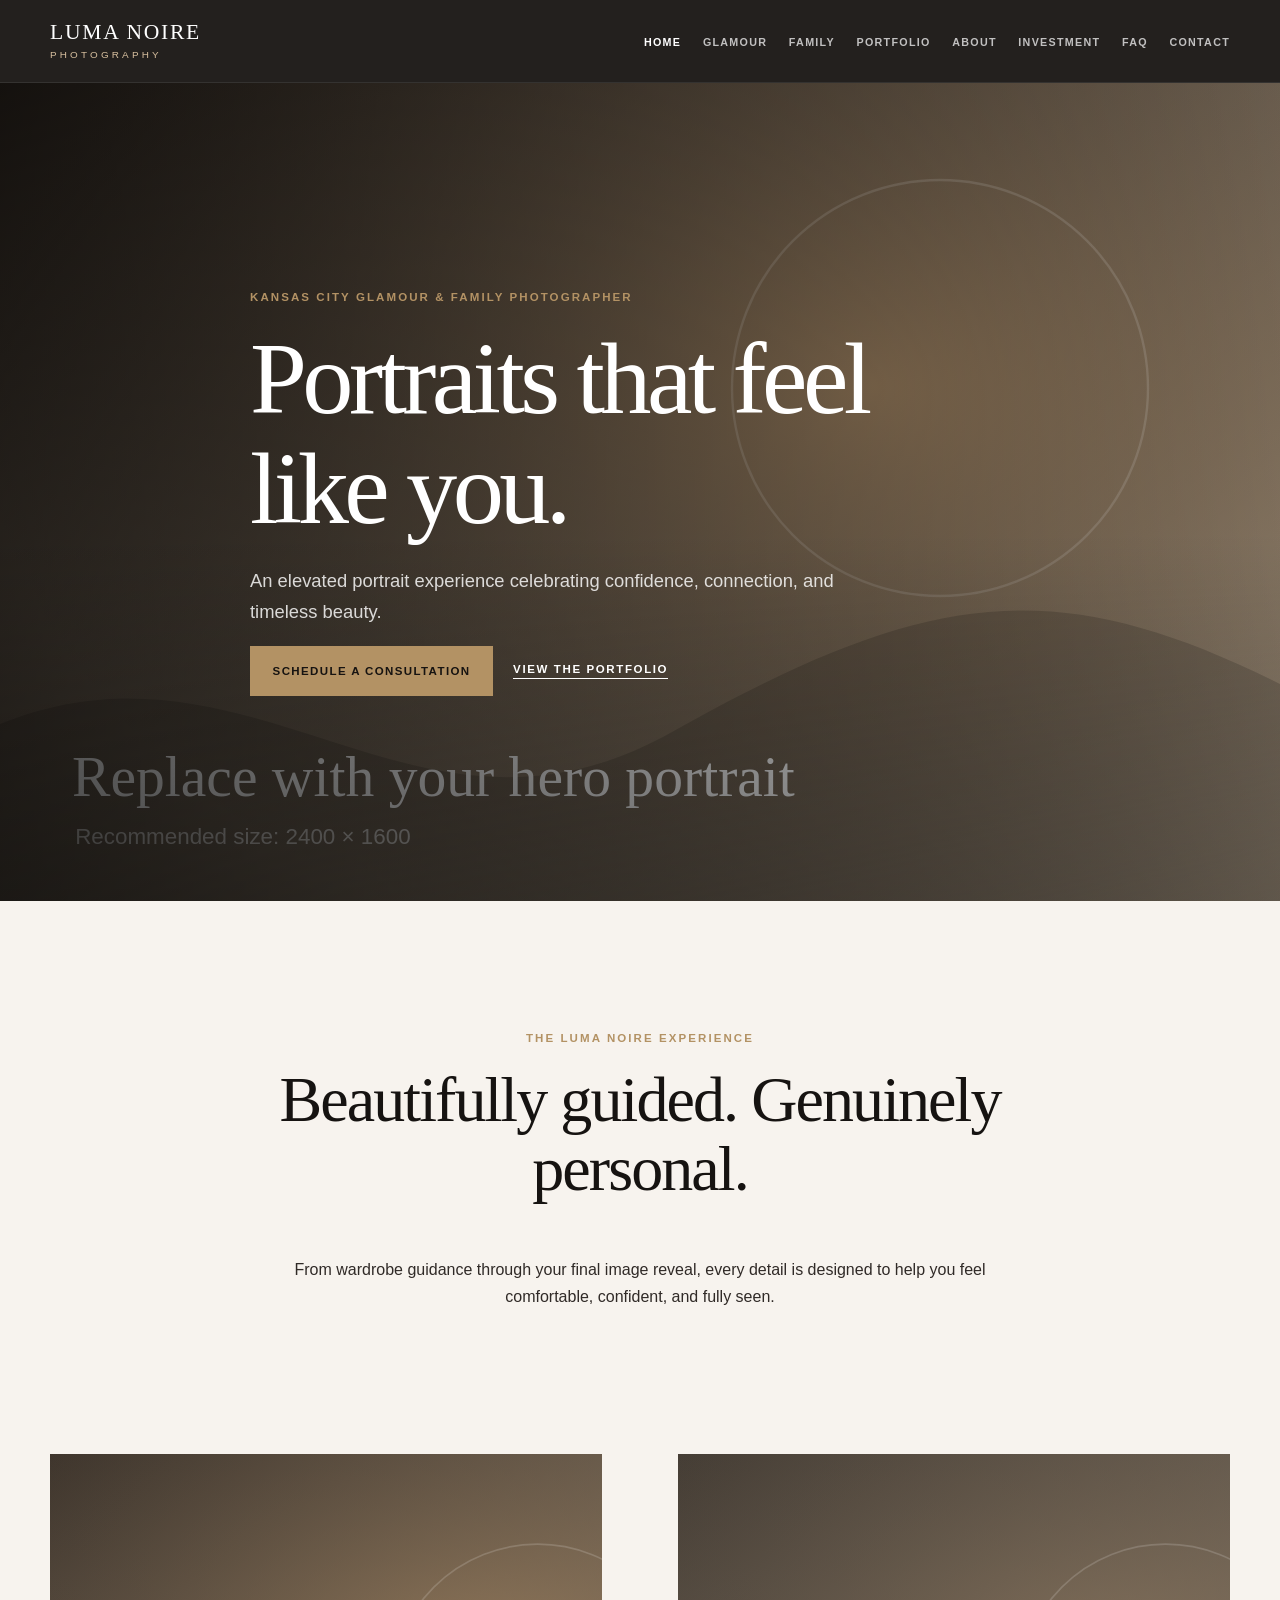
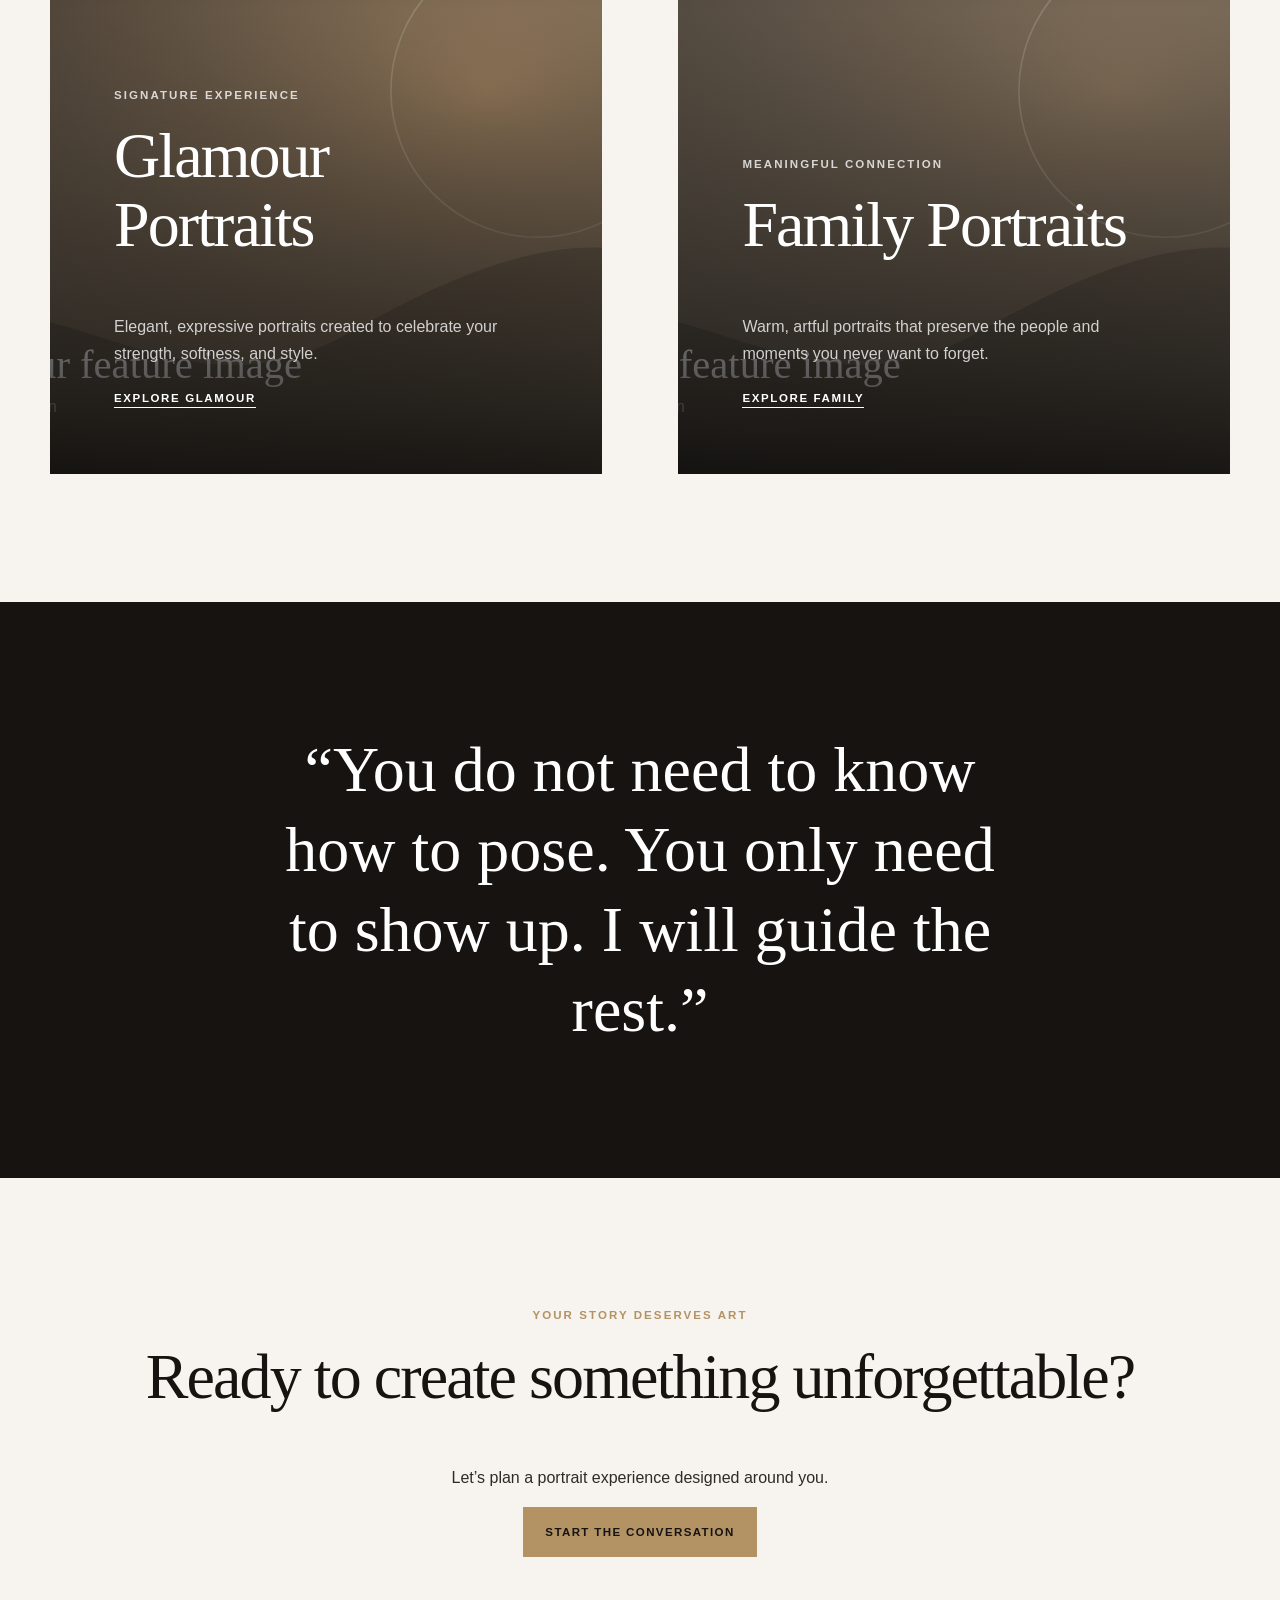
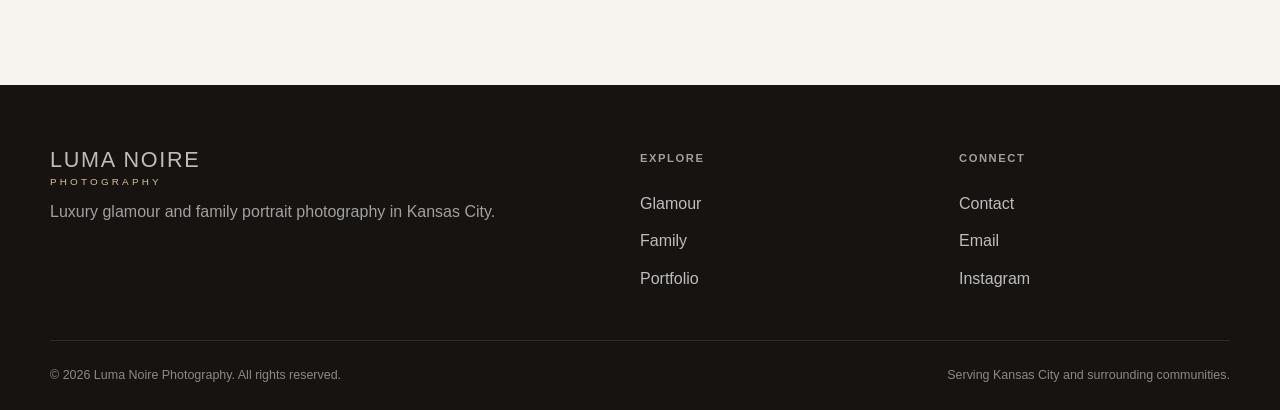
<file: index.html>
<!DOCTYPE html>
<html lang="en">
<head>
  <meta charset="utf-8">
  <meta name="viewport" content="width=device-width, initial-scale=1">
  <title>Home | Luma Noire Photography</title>
  <meta name="description" content="Luxury glamour and family portrait photography serving Kansas City and surrounding communities.">
  <meta name="author" content="Luma Noire Photography">
  <meta name="theme-color" content="#11100f">
  <link rel="canonical" href="https://www.lumanoirephotography.com/">
  <meta property="og:type" content="website">
  <meta property="og:title" content="Home | Luma Noire Photography">
  <meta property="og:description" content="Luxury glamour and family portrait photography serving Kansas City and surrounding communities.">
  <meta property="og:url" content="https://www.lumanoirephotography.com/">
  <meta property="og:image" content="images/branding/social-preview.jpg">
  <meta name="twitter:card" content="summary_large_image">
  <link rel="icon" href="assets/favicon.svg" type="image/svg+xml">
  <link rel="stylesheet" href="css/style.css">
  <script defer src="js/script.js"></script>
</head>
<body>
  <a class="skip-link" href="#main-content">Skip to content</a>
  <header class="site-header">
    <div class="container nav-wrap">
      <a class="brand" href="index.html" aria-label="Luma Noire Photography home">
        <span class="brand-main">Luma Noire</span>
        <span class="brand-sub">Photography</span>
      </a>
      <button class="menu-toggle" aria-expanded="false" aria-controls="site-nav">
        <span class="sr-only">Toggle navigation</span>
        <span></span><span></span><span></span>
      </button>
      <nav id="site-nav" class="site-nav" aria-label="Primary navigation">
        <ul><li><a href="index.html" class="active">Home</a></li>
<li><a href="glamour.html">Glamour</a></li>
<li><a href="family.html">Family</a></li>
<li><a href="portfolio.html">Portfolio</a></li>
<li><a href="about.html">About</a></li>
<li><a href="investment.html">Investment</a></li>
<li><a href="faq.html">FAQ</a></li>
<li><a href="contact.html">Contact</a></li></ul>
      </nav>
    </div>
  </header>
  <div id="main-content"><main>
  <section class="hero hero-home">
    <div class="hero-overlay"></div>
    <div class="container hero-content reveal">
      <p class="eyebrow">Kansas City Glamour &amp; Family Photographer</p>
      <h1>Portraits that feel<br>like you.</h1>
      <p class="hero-copy">An elevated portrait experience celebrating confidence, connection, and timeless beauty.</p>
      <div class="button-row">
        <a class="button" href="contact.html">Schedule a Consultation</a>
        <a class="text-link" href="portfolio.html">View the Portfolio</a>
      </div>
    </div>
  </section>

  <section class="section intro-section">
    <div class="container narrow center reveal">
      <p class="eyebrow">The Luma Noire Experience</p>
      <h2>Beautifully guided. Genuinely personal.</h2>
      <p>From wardrobe guidance through your final image reveal, every detail is designed to help you feel comfortable, confident, and fully seen.</p>
    </div>
  </section>

  <section class="section split-feature">
    <div class="container two-column">
      <a class="feature-card feature-glamour reveal" href="glamour.html">
        <div class="feature-card-content">
          <p class="eyebrow">Signature Experience</p>
          <h2>Glamour Portraits</h2>
          <p>Elegant, expressive portraits created to celebrate your strength, softness, and style.</p>
          <span class="text-link">Explore glamour</span>
        </div>
      </a>
      <a class="feature-card feature-family reveal" href="family.html">
        <div class="feature-card-content">
          <p class="eyebrow">Meaningful Connection</p>
          <h2>Family Portraits</h2>
          <p>Warm, artful portraits that preserve the people and moments you never want to forget.</p>
          <span class="text-link">Explore family</span>
        </div>
      </a>
    </div>
  </section>

  <section class="section quote-section">
    <div class="container narrow center reveal">
      <blockquote>“You do not need to know how to pose. You only need to show up. I will guide the rest.”</blockquote>
    </div>
  </section>

  <section class="section">
    <div class="container center reveal">
      <p class="eyebrow">Your Story Deserves Art</p>
      <h2>Ready to create something unforgettable?</h2>
      <p class="section-copy">Let’s plan a portrait experience designed around you.</p>
      <a class="button" href="contact.html">Start the Conversation</a>
    </div>
  </section>
</main></div>
  <footer class="site-footer">
    <div class="container footer-grid">
      <div>
        <a class="brand footer-brand" href="index.html"><span class="brand-main">Luma Noire</span><span class="brand-sub">Photography</span></a>
        <p>Luxury glamour and family portrait photography in Kansas City.</p>
      </div>
      <div>
        <p class="footer-heading">Explore</p>
        <a href="glamour.html">Glamour</a>
        <a href="family.html">Family</a>
        <a href="portfolio.html">Portfolio</a>
      </div>
      <div>
        <p class="footer-heading">Connect</p>
        <a href="contact.html">Contact</a>
        <a href="mailto:hello@lumanoirephotography.com">Email</a>
        <a href="#" aria-label="Instagram placeholder link">Instagram</a>
      </div>
    </div>
    <div class="container footer-bottom">
      <p>&copy; <span id="year"></span> Luma Noire Photography. All rights reserved.</p>
      <p>Serving Kansas City and surrounding communities.</p>
    </div>
  </footer>
</body>
</html>
</file>
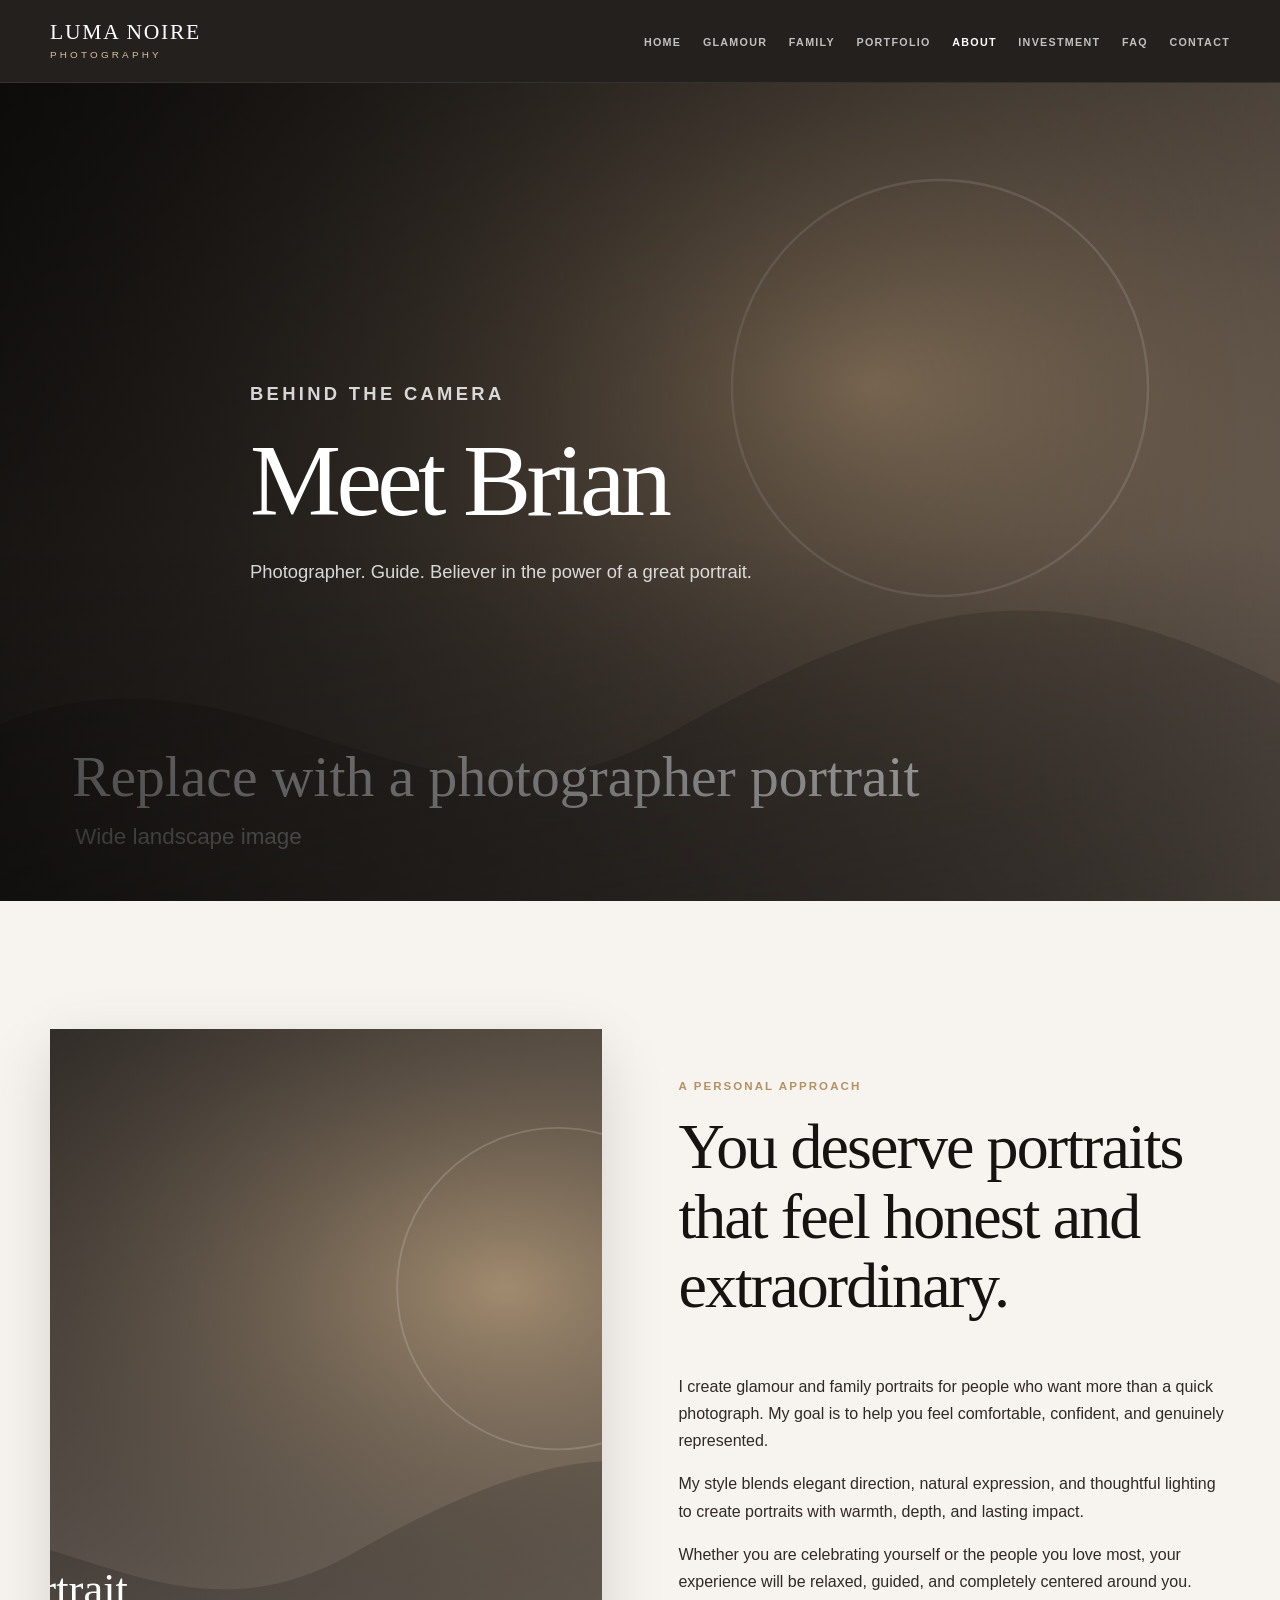
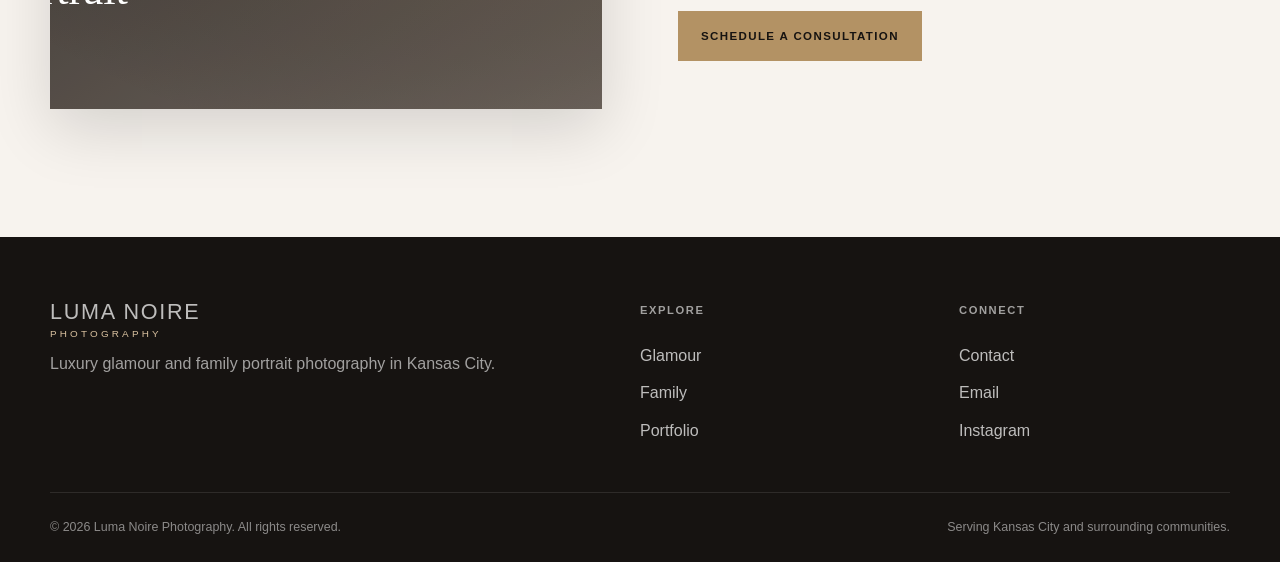
<file: about.html>
<!DOCTYPE html>
<html lang="en">
<head>
  <meta charset="utf-8">
  <meta name="viewport" content="width=device-width, initial-scale=1">
  <title>About | Luma Noire Photography</title>
  <meta name="description" content="Meet Brian, the photographer behind Luma Noire Photography in Kansas City.">
  <meta name="author" content="Luma Noire Photography">
  <meta name="theme-color" content="#11100f">
  <link rel="canonical" href="https://www.lumanoirephotography.com/about.html">
  <meta property="og:type" content="website">
  <meta property="og:title" content="About | Luma Noire Photography">
  <meta property="og:description" content="Meet Brian, the photographer behind Luma Noire Photography in Kansas City.">
  <meta property="og:url" content="https://www.lumanoirephotography.com/about.html">
  <meta property="og:image" content="images/branding/social-preview.jpg">
  <meta name="twitter:card" content="summary_large_image">
  <link rel="icon" href="assets/favicon.svg" type="image/svg+xml">
  <link rel="stylesheet" href="css/style.css">
  <script defer src="js/script.js"></script>
</head>
<body>
  <a class="skip-link" href="#main-content">Skip to content</a>
  <header class="site-header">
    <div class="container nav-wrap">
      <a class="brand" href="index.html" aria-label="Luma Noire Photography home">
        <span class="brand-main">Luma Noire</span>
        <span class="brand-sub">Photography</span>
      </a>
      <button class="menu-toggle" aria-expanded="false" aria-controls="site-nav">
        <span class="sr-only">Toggle navigation</span>
        <span></span><span></span><span></span>
      </button>
      <nav id="site-nav" class="site-nav" aria-label="Primary navigation">
        <ul><li><a href="index.html">Home</a></li>
<li><a href="glamour.html">Glamour</a></li>
<li><a href="family.html">Family</a></li>
<li><a href="portfolio.html">Portfolio</a></li>
<li><a href="about.html" class="active">About</a></li>
<li><a href="investment.html">Investment</a></li>
<li><a href="faq.html">FAQ</a></li>
<li><a href="contact.html">Contact</a></li></ul>
      </nav>
    </div>
  </header>
  <div id="main-content"><main>
  <section class="page-hero about-hero">
    <div class="hero-overlay"></div>
    <div class="container page-hero-content reveal">
      <p class="eyebrow">Behind the Camera</p>
      <h1>Meet Brian</h1>
      <p>Photographer. Guide. Believer in the power of a great portrait.</p>
    </div>
  </section>

  <section class="section">
    <div class="container two-column about-grid">
      <div class="portrait-placeholder reveal" role="img" aria-label="Portrait of Brian, photographer"></div>
      <div class="reveal">
        <p class="eyebrow">A Personal Approach</p>
        <h2>You deserve portraits that feel honest and extraordinary.</h2>
        <p>I create glamour and family portraits for people who want more than a quick photograph. My goal is to help you feel comfortable, confident, and genuinely represented.</p>
        <p>My style blends elegant direction, natural expression, and thoughtful lighting to create portraits with warmth, depth, and lasting impact.</p>
        <p>Whether you are celebrating yourself or the people you love most, your experience will be relaxed, guided, and completely centered around you.</p>
        <a class="button" href="contact.html">Schedule a Consultation</a>
      </div>
    </div>
  </section>
</main></div>
  <footer class="site-footer">
    <div class="container footer-grid">
      <div>
        <a class="brand footer-brand" href="index.html"><span class="brand-main">Luma Noire</span><span class="brand-sub">Photography</span></a>
        <p>Luxury glamour and family portrait photography in Kansas City.</p>
      </div>
      <div>
        <p class="footer-heading">Explore</p>
        <a href="glamour.html">Glamour</a>
        <a href="family.html">Family</a>
        <a href="portfolio.html">Portfolio</a>
      </div>
      <div>
        <p class="footer-heading">Connect</p>
        <a href="contact.html">Contact</a>
        <a href="mailto:hello@lumanoirephotography.com">Email</a>
        <a href="#" aria-label="Instagram placeholder link">Instagram</a>
      </div>
    </div>
    <div class="container footer-bottom">
      <p>&copy; <span id="year"></span> Luma Noire Photography. All rights reserved.</p>
      <p>Serving Kansas City and surrounding communities.</p>
    </div>
  </footer>
</body>
</html>
</file>
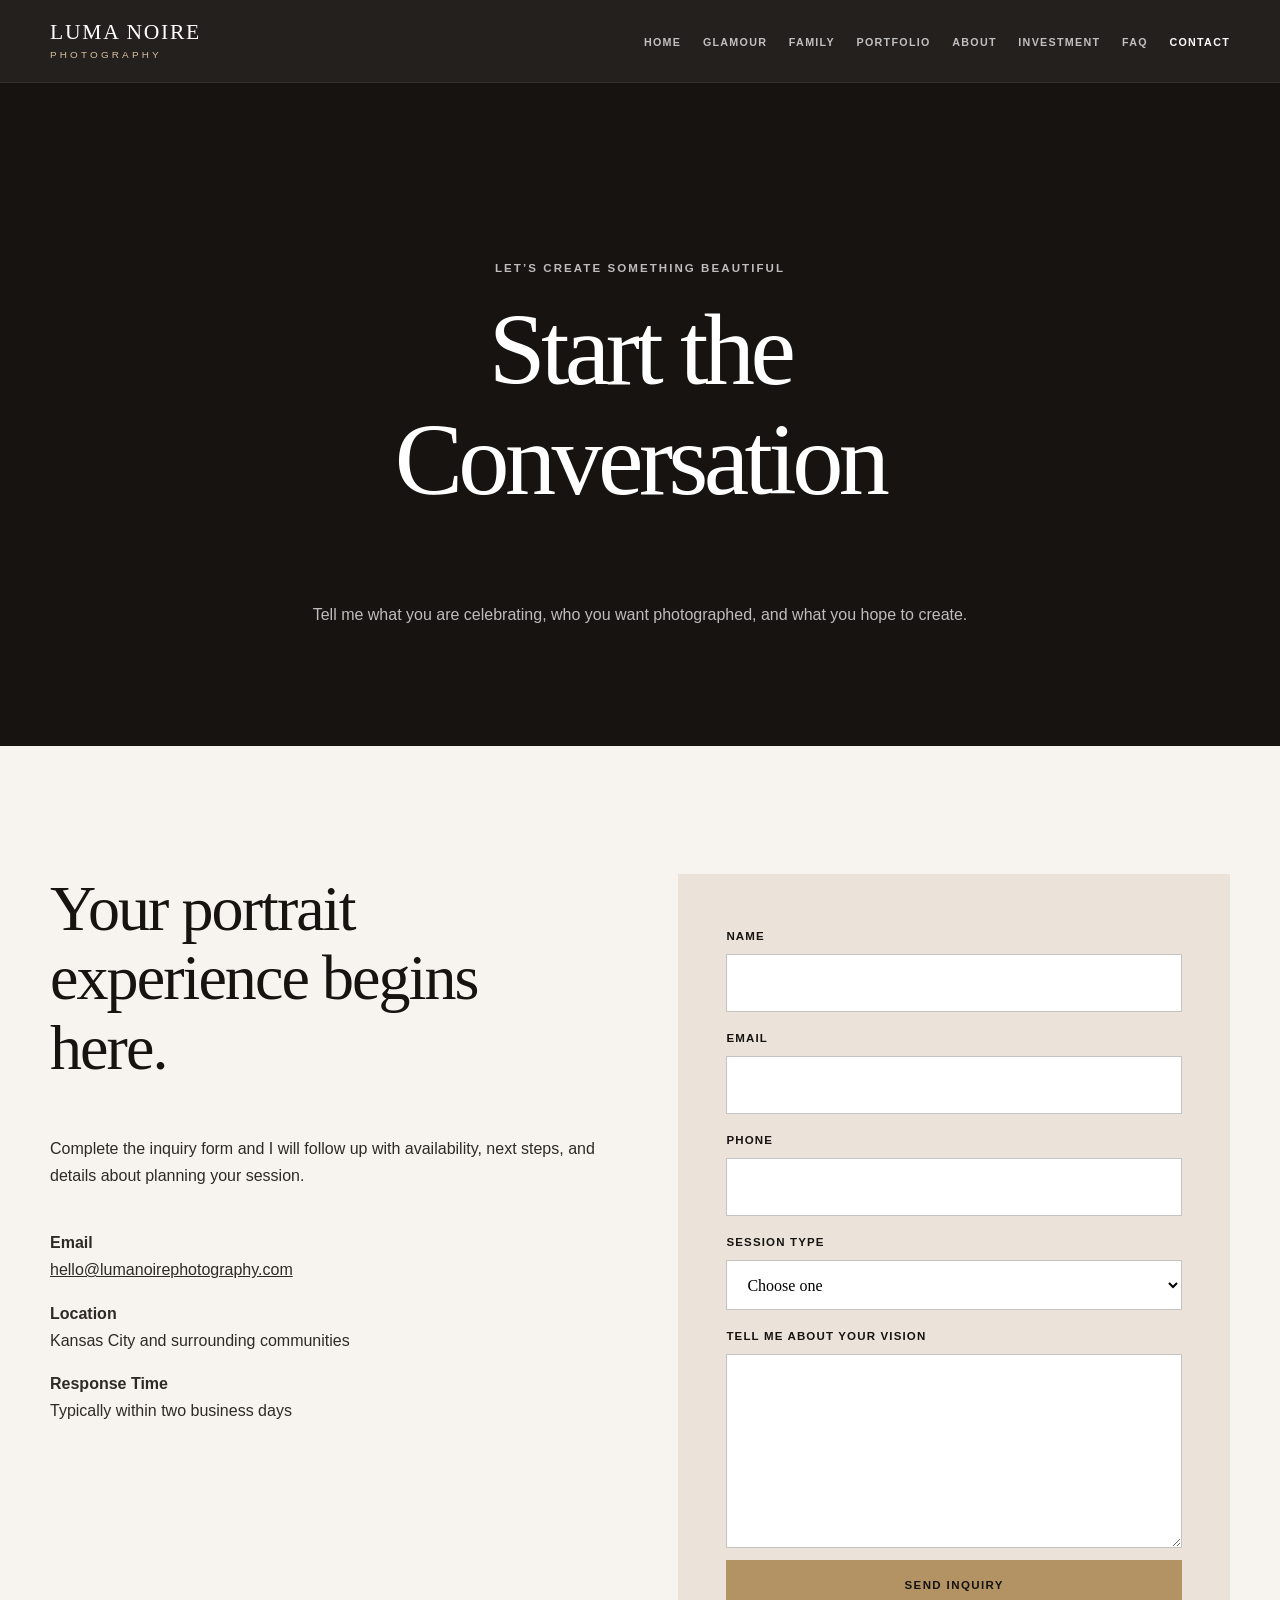
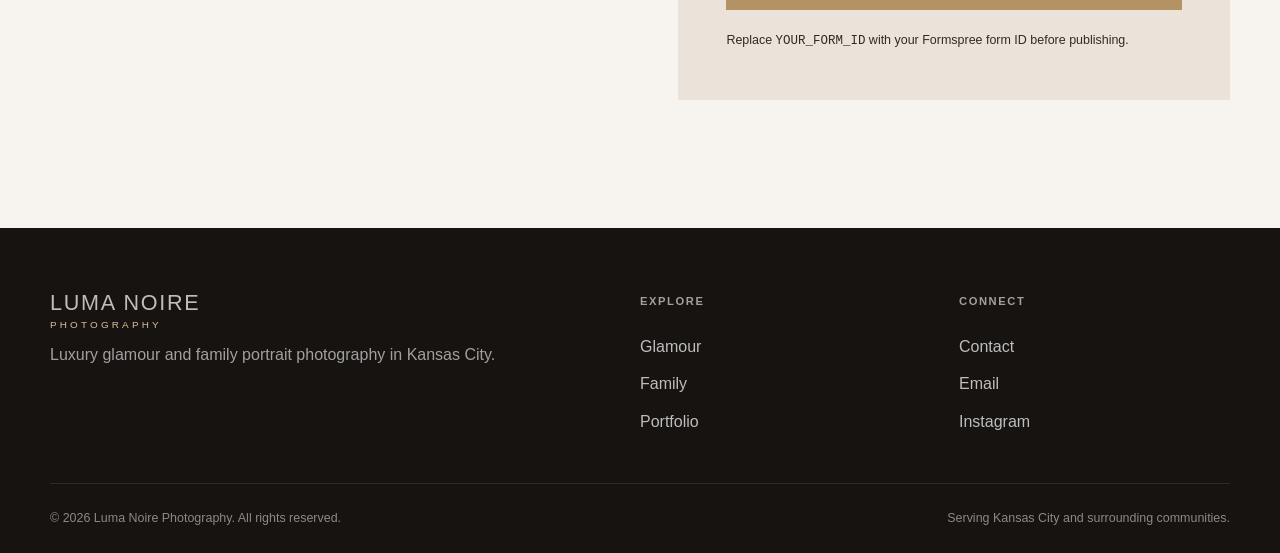
<file: contact.html>
<!DOCTYPE html>
<html lang="en">
<head>
  <meta charset="utf-8">
  <meta name="viewport" content="width=device-width, initial-scale=1">
  <title>Contact | Luma Noire Photography</title>
  <meta name="description" content="Contact Luma Noire Photography to plan your Kansas City glamour or family portrait session.">
  <meta name="author" content="Luma Noire Photography">
  <meta name="theme-color" content="#11100f">
  <link rel="canonical" href="https://www.lumanoirephotography.com/contact.html">
  <meta property="og:type" content="website">
  <meta property="og:title" content="Contact | Luma Noire Photography">
  <meta property="og:description" content="Contact Luma Noire Photography to plan your Kansas City glamour or family portrait session.">
  <meta property="og:url" content="https://www.lumanoirephotography.com/contact.html">
  <meta property="og:image" content="images/branding/social-preview.jpg">
  <meta name="twitter:card" content="summary_large_image">
  <link rel="icon" href="assets/favicon.svg" type="image/svg+xml">
  <link rel="stylesheet" href="css/style.css">
  <script defer src="js/script.js"></script>
</head>
<body>
  <a class="skip-link" href="#main-content">Skip to content</a>
  <header class="site-header">
    <div class="container nav-wrap">
      <a class="brand" href="index.html" aria-label="Luma Noire Photography home">
        <span class="brand-main">Luma Noire</span>
        <span class="brand-sub">Photography</span>
      </a>
      <button class="menu-toggle" aria-expanded="false" aria-controls="site-nav">
        <span class="sr-only">Toggle navigation</span>
        <span></span><span></span><span></span>
      </button>
      <nav id="site-nav" class="site-nav" aria-label="Primary navigation">
        <ul><li><a href="index.html">Home</a></li>
<li><a href="glamour.html">Glamour</a></li>
<li><a href="family.html">Family</a></li>
<li><a href="portfolio.html">Portfolio</a></li>
<li><a href="about.html">About</a></li>
<li><a href="investment.html">Investment</a></li>
<li><a href="faq.html">FAQ</a></li>
<li><a href="contact.html" class="active">Contact</a></li></ul>
      </nav>
    </div>
  </header>
  <div id="main-content"><main>
  <section class="simple-hero">
    <div class="container narrow center reveal">
      <p class="eyebrow">Let’s Create Something Beautiful</p>
      <h1>Start the Conversation</h1>
      <p>Tell me what you are celebrating, who you want photographed, and what you hope to create.</p>
    </div>
  </section>

  <section class="section">
    <div class="container two-column contact-grid">
      <div class="reveal">
        <h2>Your portrait experience begins here.</h2>
        <p>Complete the inquiry form and I will follow up with availability, next steps, and details about planning your session.</p>
        <div class="contact-details">
          <p><strong>Email</strong><br><a href="mailto:hello@lumanoirephotography.com">hello@lumanoirephotography.com</a></p>
          <p><strong>Location</strong><br>Kansas City and surrounding communities</p>
          <p><strong>Response Time</strong><br>Typically within two business days</p>
        </div>
      </div>

      <form class="contact-form reveal" action="https://formspree.io/f/YOUR_FORM_ID" method="POST">
        <label for="name">Name</label>
        <input id="name" name="name" type="text" autocomplete="name" required>

        <label for="email">Email</label>
        <input id="email" name="email" type="email" autocomplete="email" required>

        <label for="phone">Phone</label>
        <input id="phone" name="phone" type="tel" autocomplete="tel">

        <label for="session">Session Type</label>
        <select id="session" name="session">
          <option value="">Choose one</option>
          <option>Glamour Portraits</option>
          <option>Family Portraits</option>
          <option>Personal Branding</option>
          <option>Other</option>
        </select>

        <label for="message">Tell me about your vision</label>
        <textarea id="message" name="message" rows="6" required></textarea>

        <button class="button" type="submit">Send Inquiry</button>
        <p class="form-note">Replace <code>YOUR_FORM_ID</code> with your Formspree form ID before publishing.</p>
      </form>
    </div>
  </section>
</main></div>
  <footer class="site-footer">
    <div class="container footer-grid">
      <div>
        <a class="brand footer-brand" href="index.html"><span class="brand-main">Luma Noire</span><span class="brand-sub">Photography</span></a>
        <p>Luxury glamour and family portrait photography in Kansas City.</p>
      </div>
      <div>
        <p class="footer-heading">Explore</p>
        <a href="glamour.html">Glamour</a>
        <a href="family.html">Family</a>
        <a href="portfolio.html">Portfolio</a>
      </div>
      <div>
        <p class="footer-heading">Connect</p>
        <a href="contact.html">Contact</a>
        <a href="mailto:hello@lumanoirephotography.com">Email</a>
        <a href="#" aria-label="Instagram placeholder link">Instagram</a>
      </div>
    </div>
    <div class="container footer-bottom">
      <p>&copy; <span id="year"></span> Luma Noire Photography. All rights reserved.</p>
      <p>Serving Kansas City and surrounding communities.</p>
    </div>
  </footer>
</body>
</html>
</file>
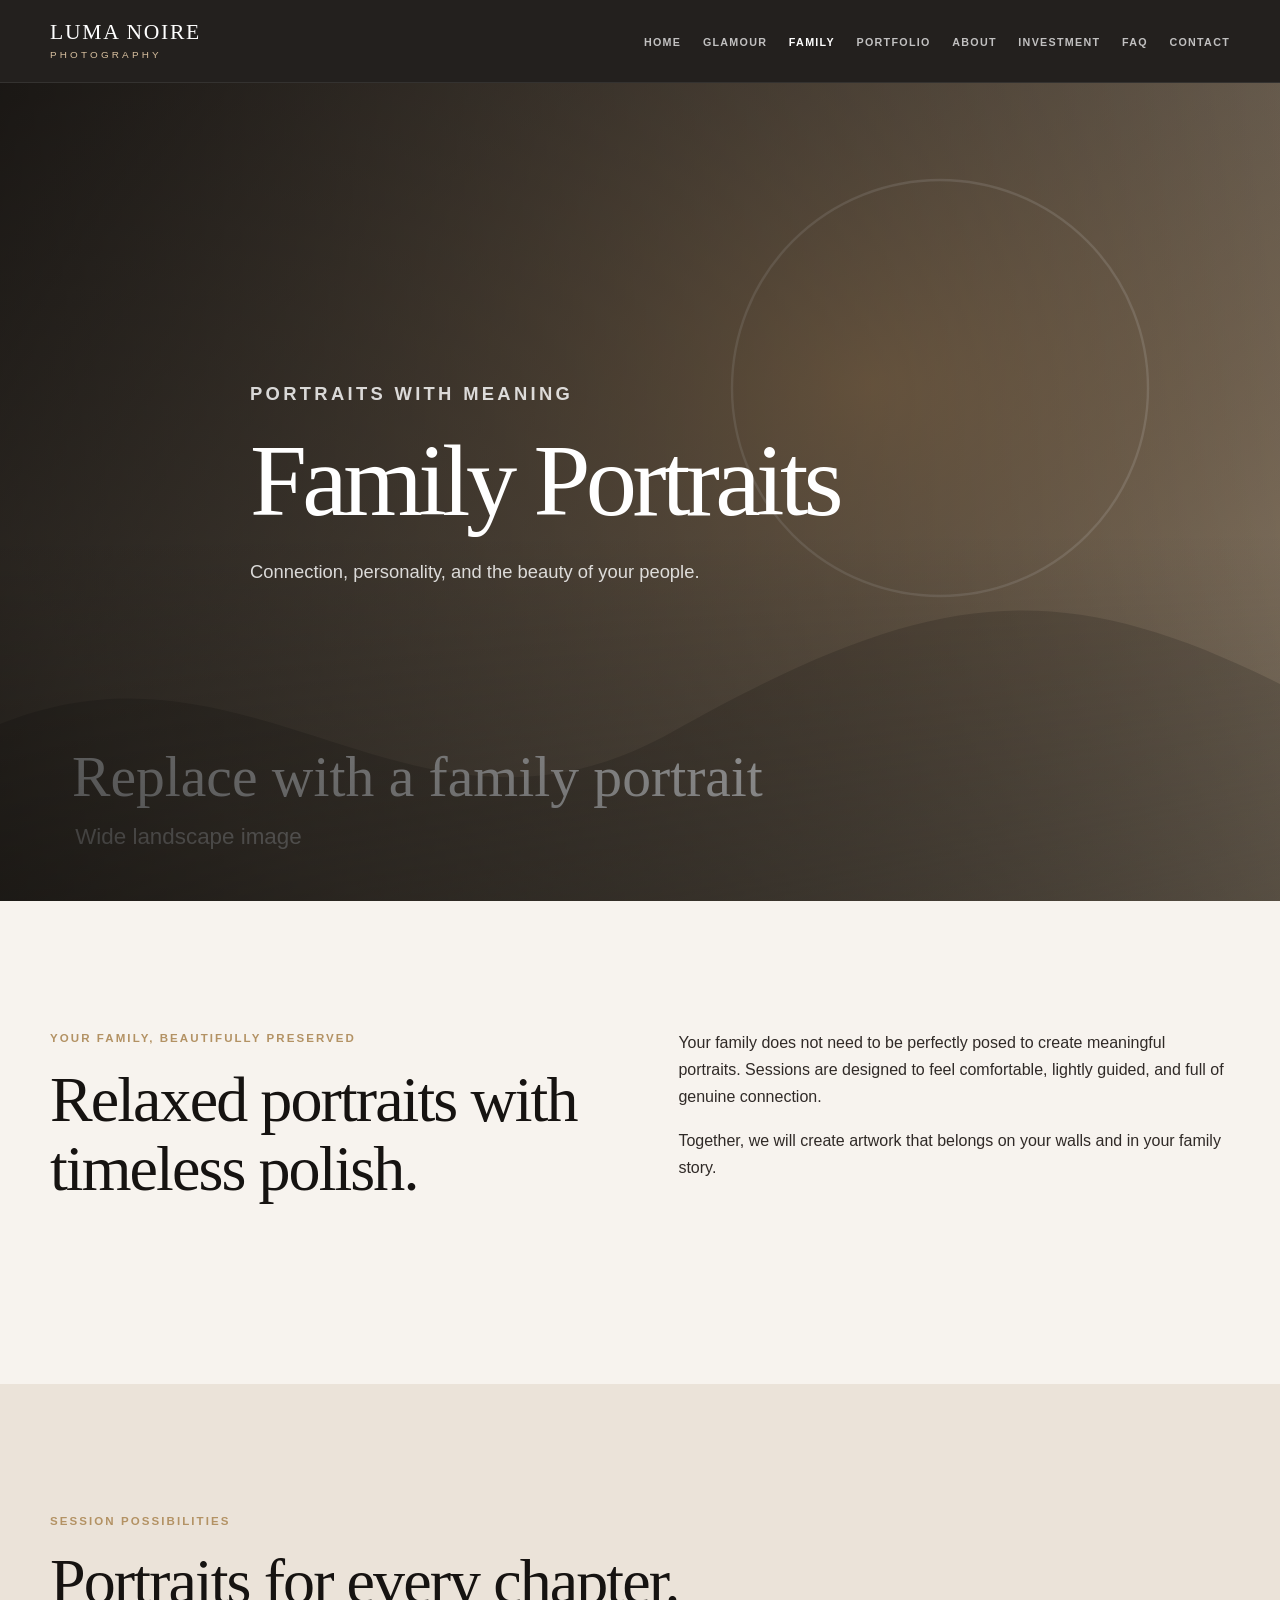
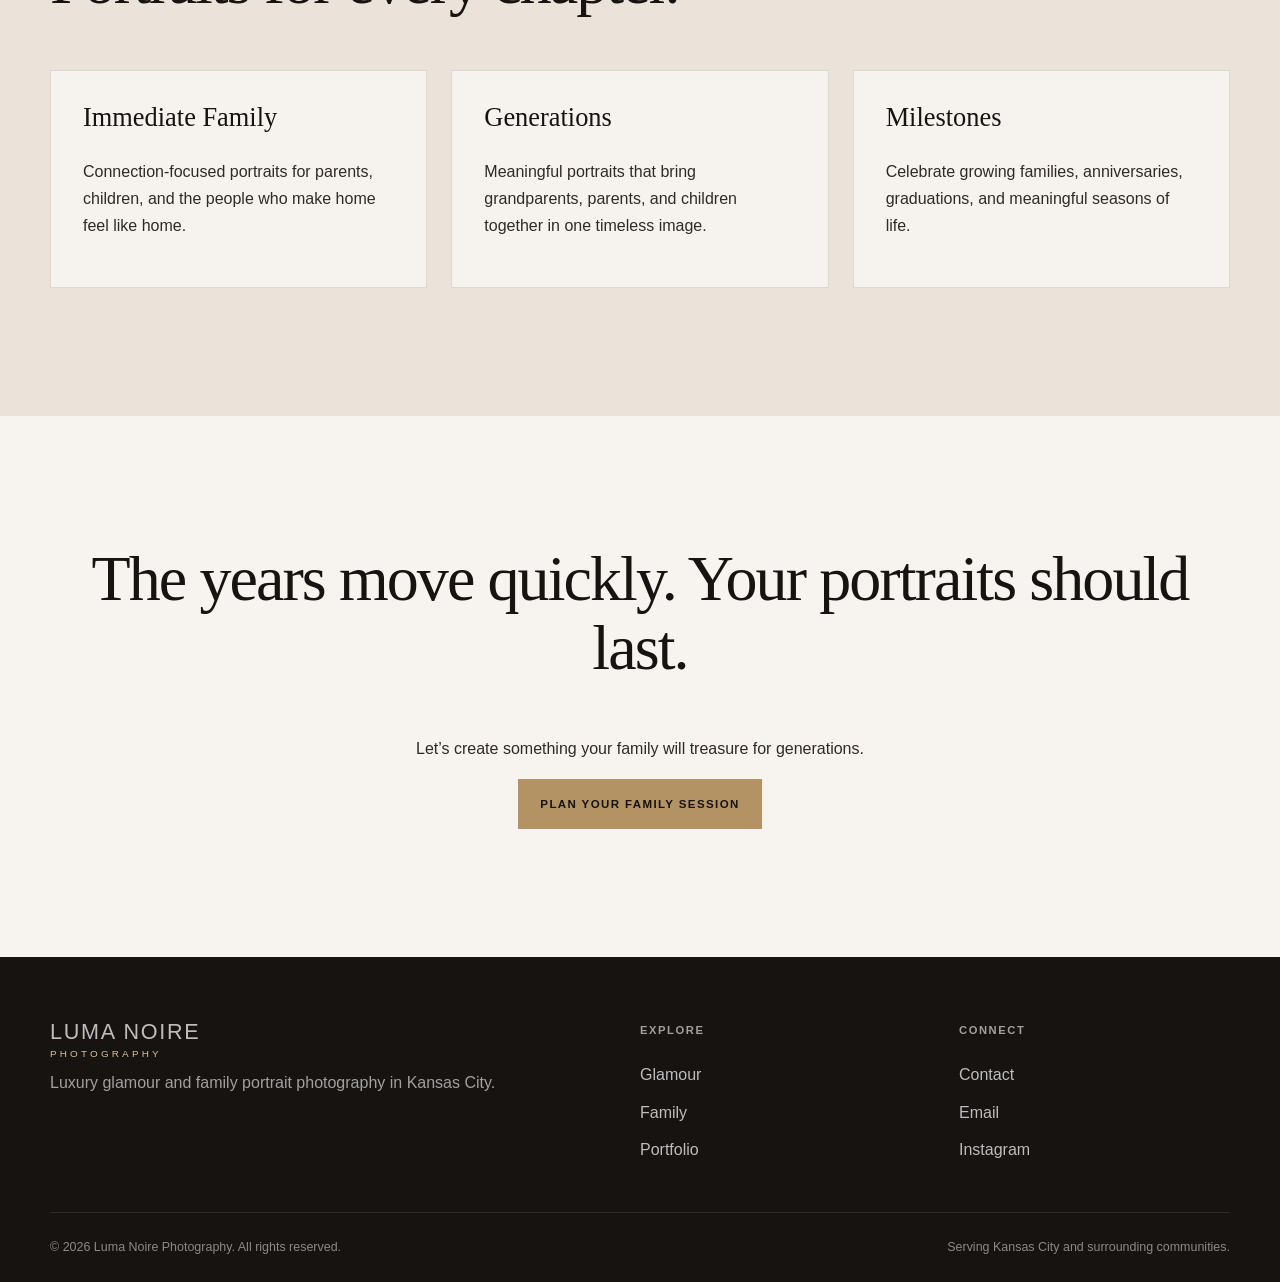
<file: family.html>
<!DOCTYPE html>
<html lang="en">
<head>
  <meta charset="utf-8">
  <meta name="viewport" content="width=device-width, initial-scale=1">
  <title>Family | Luma Noire Photography</title>
  <meta name="description" content="Timeless family portrait photography in Kansas City focused on connection, personality, and meaningful artwork.">
  <meta name="author" content="Luma Noire Photography">
  <meta name="theme-color" content="#11100f">
  <link rel="canonical" href="https://www.lumanoirephotography.com/family.html">
  <meta property="og:type" content="website">
  <meta property="og:title" content="Family | Luma Noire Photography">
  <meta property="og:description" content="Timeless family portrait photography in Kansas City focused on connection, personality, and meaningful artwork.">
  <meta property="og:url" content="https://www.lumanoirephotography.com/family.html">
  <meta property="og:image" content="images/branding/social-preview.jpg">
  <meta name="twitter:card" content="summary_large_image">
  <link rel="icon" href="assets/favicon.svg" type="image/svg+xml">
  <link rel="stylesheet" href="css/style.css">
  <script defer src="js/script.js"></script>
</head>
<body>
  <a class="skip-link" href="#main-content">Skip to content</a>
  <header class="site-header">
    <div class="container nav-wrap">
      <a class="brand" href="index.html" aria-label="Luma Noire Photography home">
        <span class="brand-main">Luma Noire</span>
        <span class="brand-sub">Photography</span>
      </a>
      <button class="menu-toggle" aria-expanded="false" aria-controls="site-nav">
        <span class="sr-only">Toggle navigation</span>
        <span></span><span></span><span></span>
      </button>
      <nav id="site-nav" class="site-nav" aria-label="Primary navigation">
        <ul><li><a href="index.html">Home</a></li>
<li><a href="glamour.html">Glamour</a></li>
<li><a href="family.html" class="active">Family</a></li>
<li><a href="portfolio.html">Portfolio</a></li>
<li><a href="about.html">About</a></li>
<li><a href="investment.html">Investment</a></li>
<li><a href="faq.html">FAQ</a></li>
<li><a href="contact.html">Contact</a></li></ul>
      </nav>
    </div>
  </header>
  <div id="main-content"><main>
  <section class="page-hero family-hero">
    <div class="hero-overlay"></div>
    <div class="container page-hero-content reveal">
      <p class="eyebrow">Portraits With Meaning</p>
      <h1>Family Portraits</h1>
      <p>Connection, personality, and the beauty of your people.</p>
    </div>
  </section>

  <section class="section">
    <div class="container two-column content-grid">
      <div class="reveal">
        <p class="eyebrow">Your Family, Beautifully Preserved</p>
        <h2>Relaxed portraits with timeless polish.</h2>
      </div>
      <div class="reveal">
        <p>Your family does not need to be perfectly posed to create meaningful portraits. Sessions are designed to feel comfortable, lightly guided, and full of genuine connection.</p>
        <p>Together, we will create artwork that belongs on your walls and in your family story.</p>
      </div>
    </div>
  </section>

  <section class="section muted-section">
    <div class="container">
      <div class="section-heading reveal">
        <p class="eyebrow">Session Possibilities</p>
        <h2>Portraits for every chapter.</h2>
      </div>
      <div class="cards three-column">
        <article class="info-card reveal"><h3>Immediate Family</h3><p>Connection-focused portraits for parents, children, and the people who make home feel like home.</p></article>
        <article class="info-card reveal"><h3>Generations</h3><p>Meaningful portraits that bring grandparents, parents, and children together in one timeless image.</p></article>
        <article class="info-card reveal"><h3>Milestones</h3><p>Celebrate growing families, anniversaries, graduations, and meaningful seasons of life.</p></article>
      </div>
    </div>
  </section>

  <section class="section">
    <div class="container center reveal">
      <h2>The years move quickly. Your portraits should last.</h2>
      <p class="section-copy">Let’s create something your family will treasure for generations.</p>
      <a class="button" href="contact.html">Plan Your Family Session</a>
    </div>
  </section>
</main></div>
  <footer class="site-footer">
    <div class="container footer-grid">
      <div>
        <a class="brand footer-brand" href="index.html"><span class="brand-main">Luma Noire</span><span class="brand-sub">Photography</span></a>
        <p>Luxury glamour and family portrait photography in Kansas City.</p>
      </div>
      <div>
        <p class="footer-heading">Explore</p>
        <a href="glamour.html">Glamour</a>
        <a href="family.html">Family</a>
        <a href="portfolio.html">Portfolio</a>
      </div>
      <div>
        <p class="footer-heading">Connect</p>
        <a href="contact.html">Contact</a>
        <a href="mailto:hello@lumanoirephotography.com">Email</a>
        <a href="#" aria-label="Instagram placeholder link">Instagram</a>
      </div>
    </div>
    <div class="container footer-bottom">
      <p>&copy; <span id="year"></span> Luma Noire Photography. All rights reserved.</p>
      <p>Serving Kansas City and surrounding communities.</p>
    </div>
  </footer>
</body>
</html>
</file>
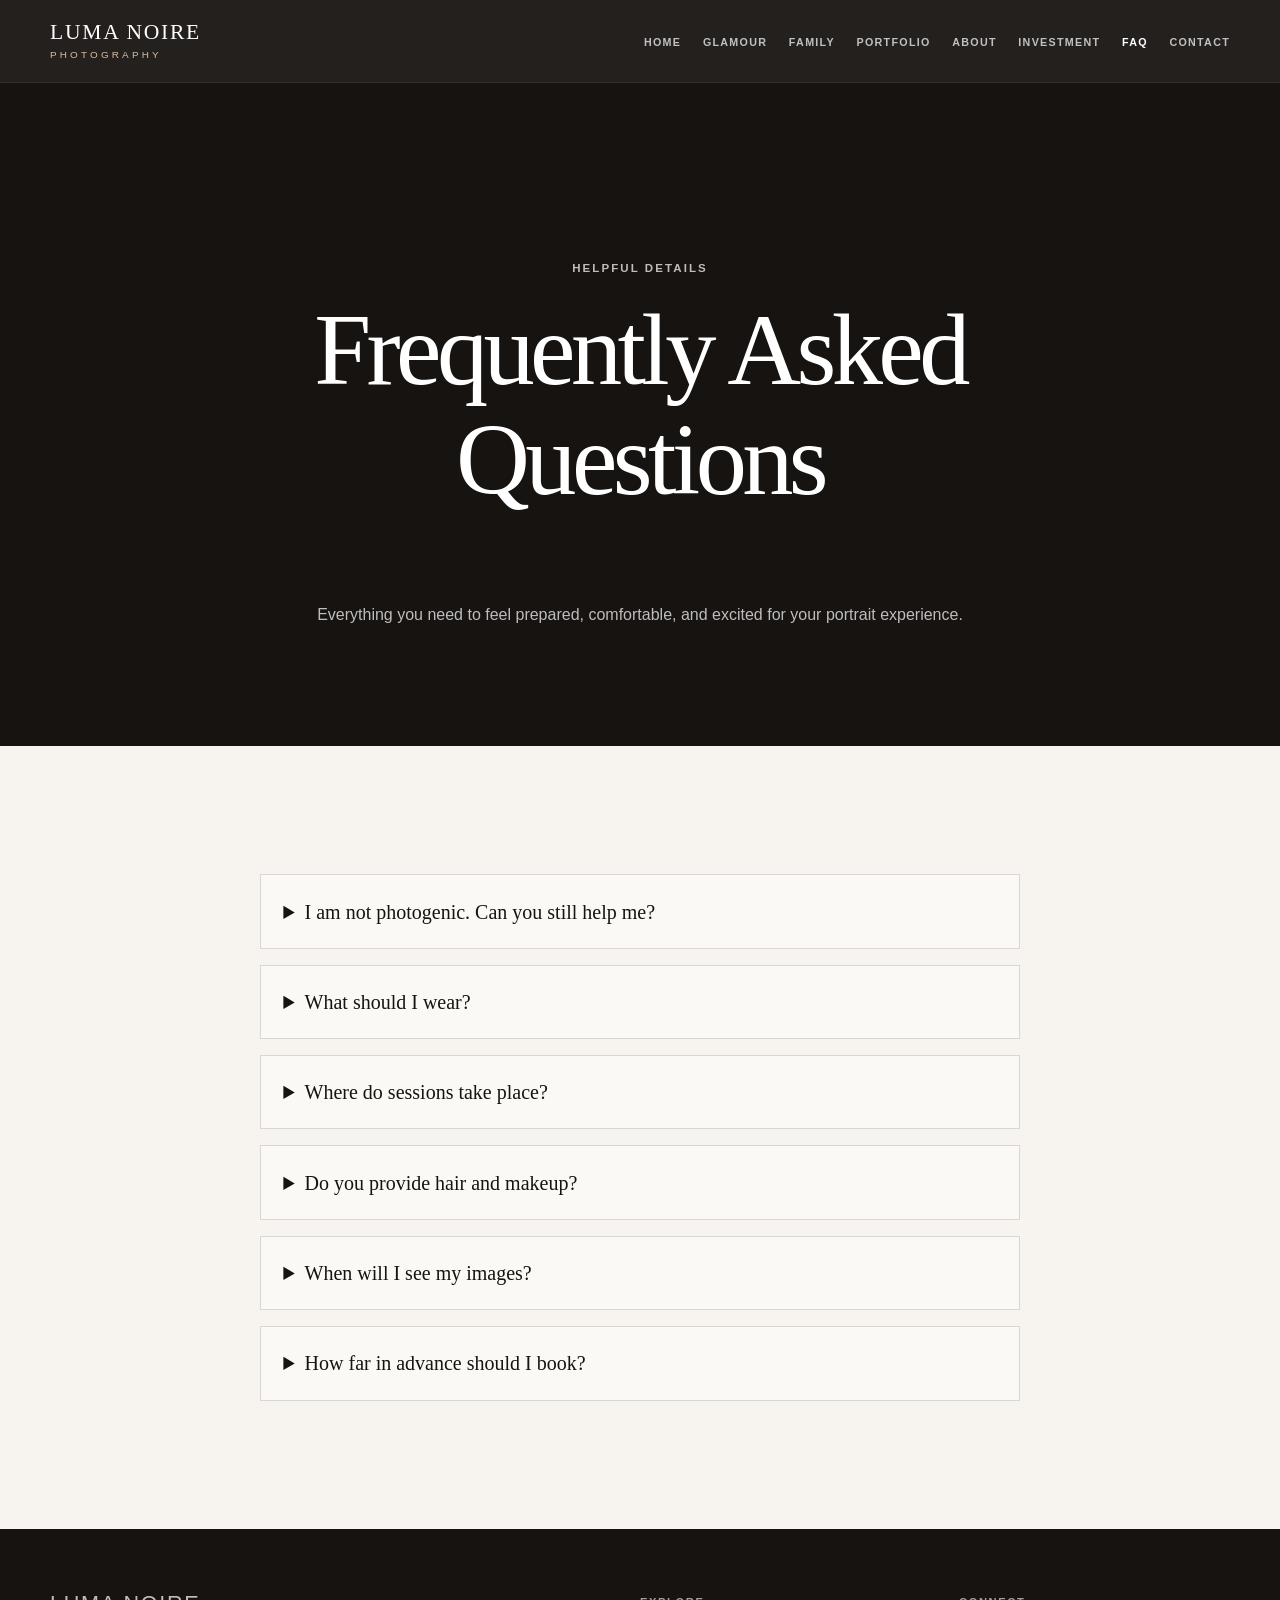
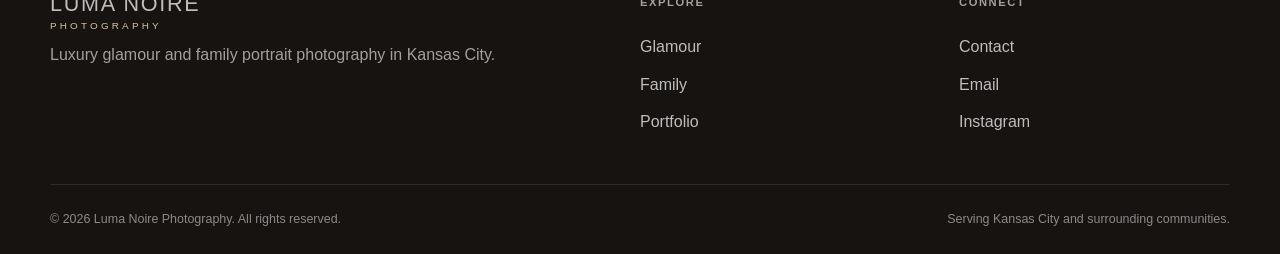
<file: faq.html>
<!DOCTYPE html>
<html lang="en">
<head>
  <meta charset="utf-8">
  <meta name="viewport" content="width=device-width, initial-scale=1">
  <title>FAQ | Luma Noire Photography</title>
  <meta name="description" content="Answers to common questions about planning a glamour or family portrait session.">
  <meta name="author" content="Luma Noire Photography">
  <meta name="theme-color" content="#11100f">
  <link rel="canonical" href="https://www.lumanoirephotography.com/faq.html">
  <meta property="og:type" content="website">
  <meta property="og:title" content="FAQ | Luma Noire Photography">
  <meta property="og:description" content="Answers to common questions about planning a glamour or family portrait session.">
  <meta property="og:url" content="https://www.lumanoirephotography.com/faq.html">
  <meta property="og:image" content="images/branding/social-preview.jpg">
  <meta name="twitter:card" content="summary_large_image">
  <link rel="icon" href="assets/favicon.svg" type="image/svg+xml">
  <link rel="stylesheet" href="css/style.css">
  <script defer src="js/script.js"></script>
</head>
<body>
  <a class="skip-link" href="#main-content">Skip to content</a>
  <header class="site-header">
    <div class="container nav-wrap">
      <a class="brand" href="index.html" aria-label="Luma Noire Photography home">
        <span class="brand-main">Luma Noire</span>
        <span class="brand-sub">Photography</span>
      </a>
      <button class="menu-toggle" aria-expanded="false" aria-controls="site-nav">
        <span class="sr-only">Toggle navigation</span>
        <span></span><span></span><span></span>
      </button>
      <nav id="site-nav" class="site-nav" aria-label="Primary navigation">
        <ul><li><a href="index.html">Home</a></li>
<li><a href="glamour.html">Glamour</a></li>
<li><a href="family.html">Family</a></li>
<li><a href="portfolio.html">Portfolio</a></li>
<li><a href="about.html">About</a></li>
<li><a href="investment.html">Investment</a></li>
<li><a href="faq.html" class="active">FAQ</a></li>
<li><a href="contact.html">Contact</a></li></ul>
      </nav>
    </div>
  </header>
  <div id="main-content"><main>
  <section class="simple-hero">
    <div class="container narrow center reveal">
      <p class="eyebrow">Helpful Details</p>
      <h1>Frequently Asked Questions</h1>
      <p>Everything you need to feel prepared, comfortable, and excited for your portrait experience.</p>
    </div>
  </section>

  <section class="section">
    <div class="container narrow faq-list">
      <details class="faq-item reveal"><summary>I am not photogenic. Can you still help me?</summary><p>Absolutely. You will be guided through flattering posing, expression, and movement throughout the session.</p></details>
      <details class="faq-item reveal"><summary>What should I wear?</summary><p>Wardrobe guidance is included. We will choose clothing that supports your vision, photographs beautifully, and feels like you.</p></details>
      <details class="faq-item reveal"><summary>Where do sessions take place?</summary><p>Sessions may take place in the studio, outdoors, or at a location selected for your desired look and experience.</p></details>
      <details class="faq-item reveal"><summary>Do you provide hair and makeup?</summary><p>Add your final policy here. You may include professional styling, offer it as an optional upgrade, or provide preferred artist referrals.</p></details>
      <details class="faq-item reveal"><summary>When will I see my images?</summary><p>Your private image reveal will be scheduled after the session. Add your typical turnaround time here.</p></details>
      <details class="faq-item reveal"><summary>How far in advance should I book?</summary><p>Booking several weeks in advance is recommended, especially for weekends, milestones, and seasonal family sessions.</p></details>
    </div>
  </section>
</main></div>
  <footer class="site-footer">
    <div class="container footer-grid">
      <div>
        <a class="brand footer-brand" href="index.html"><span class="brand-main">Luma Noire</span><span class="brand-sub">Photography</span></a>
        <p>Luxury glamour and family portrait photography in Kansas City.</p>
      </div>
      <div>
        <p class="footer-heading">Explore</p>
        <a href="glamour.html">Glamour</a>
        <a href="family.html">Family</a>
        <a href="portfolio.html">Portfolio</a>
      </div>
      <div>
        <p class="footer-heading">Connect</p>
        <a href="contact.html">Contact</a>
        <a href="mailto:hello@lumanoirephotography.com">Email</a>
        <a href="#" aria-label="Instagram placeholder link">Instagram</a>
      </div>
    </div>
    <div class="container footer-bottom">
      <p>&copy; <span id="year"></span> Luma Noire Photography. All rights reserved.</p>
      <p>Serving Kansas City and surrounding communities.</p>
    </div>
  </footer>
</body>
</html>
</file>
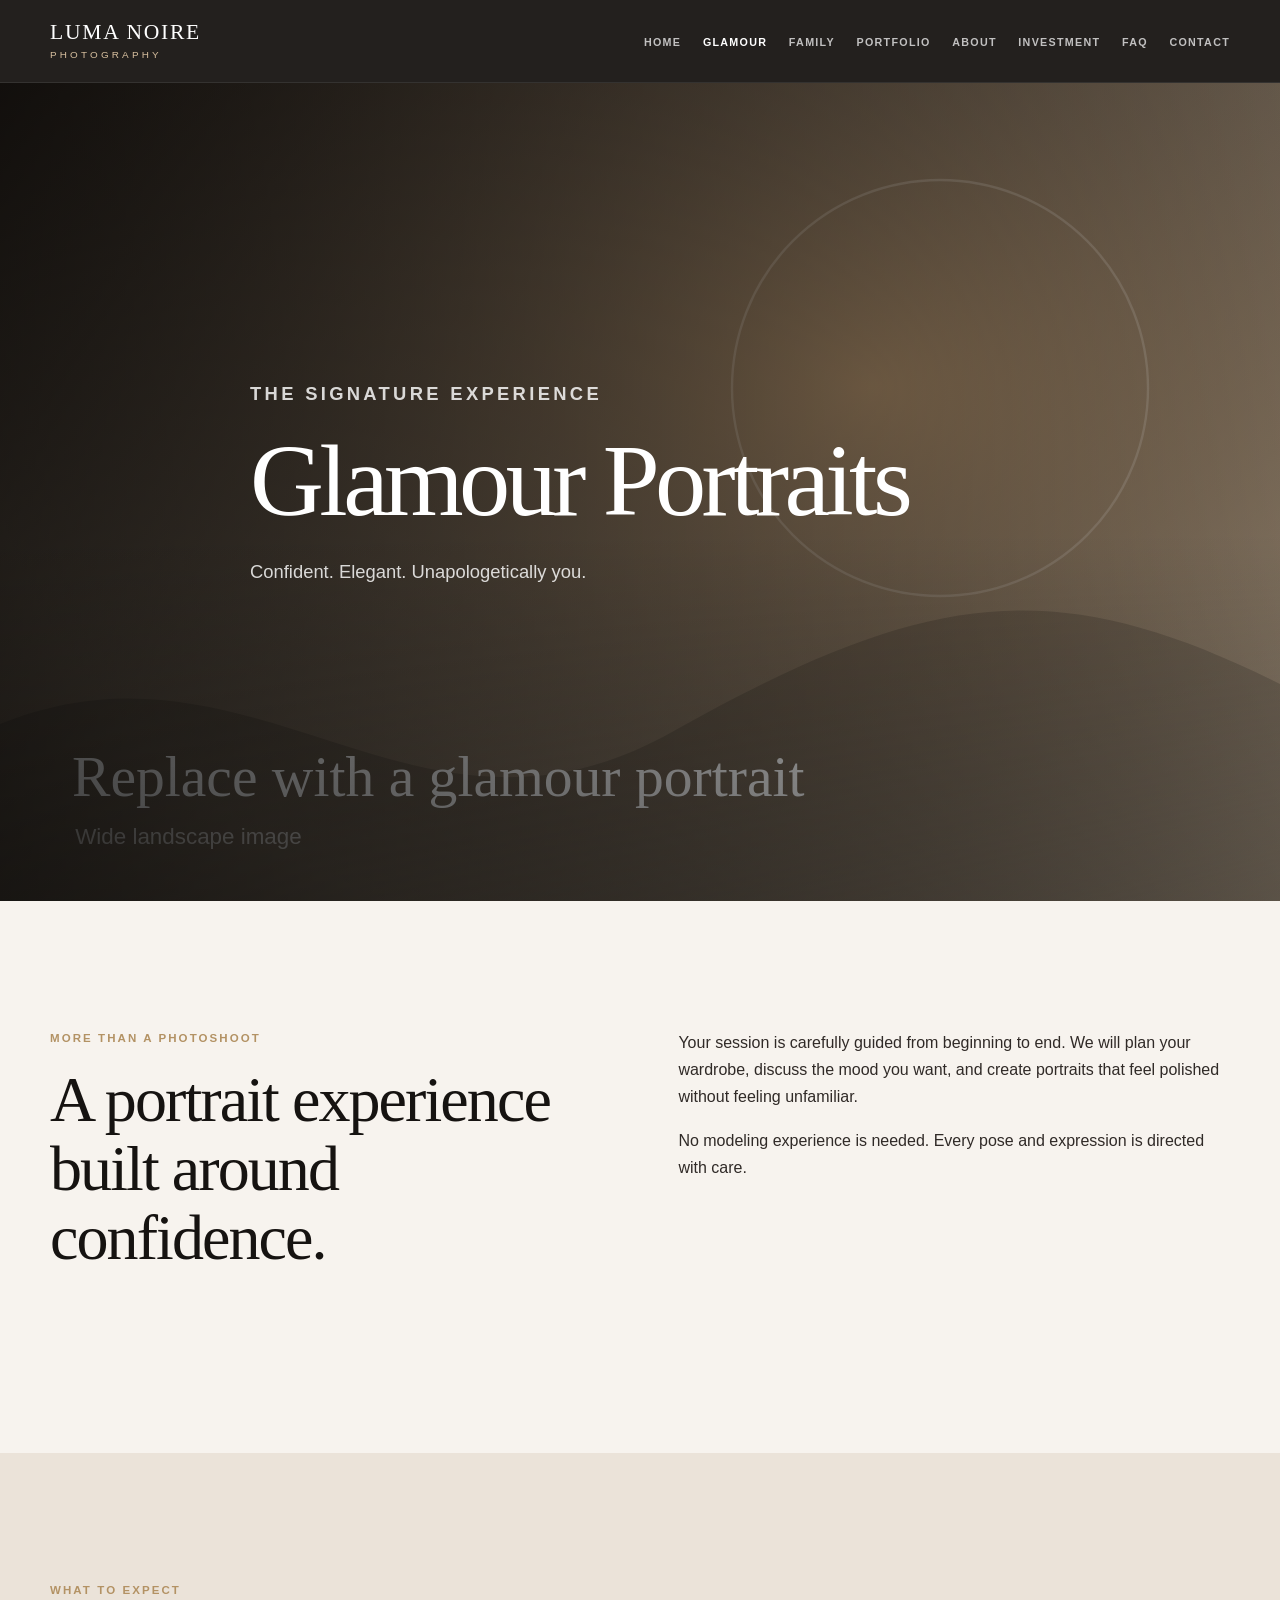
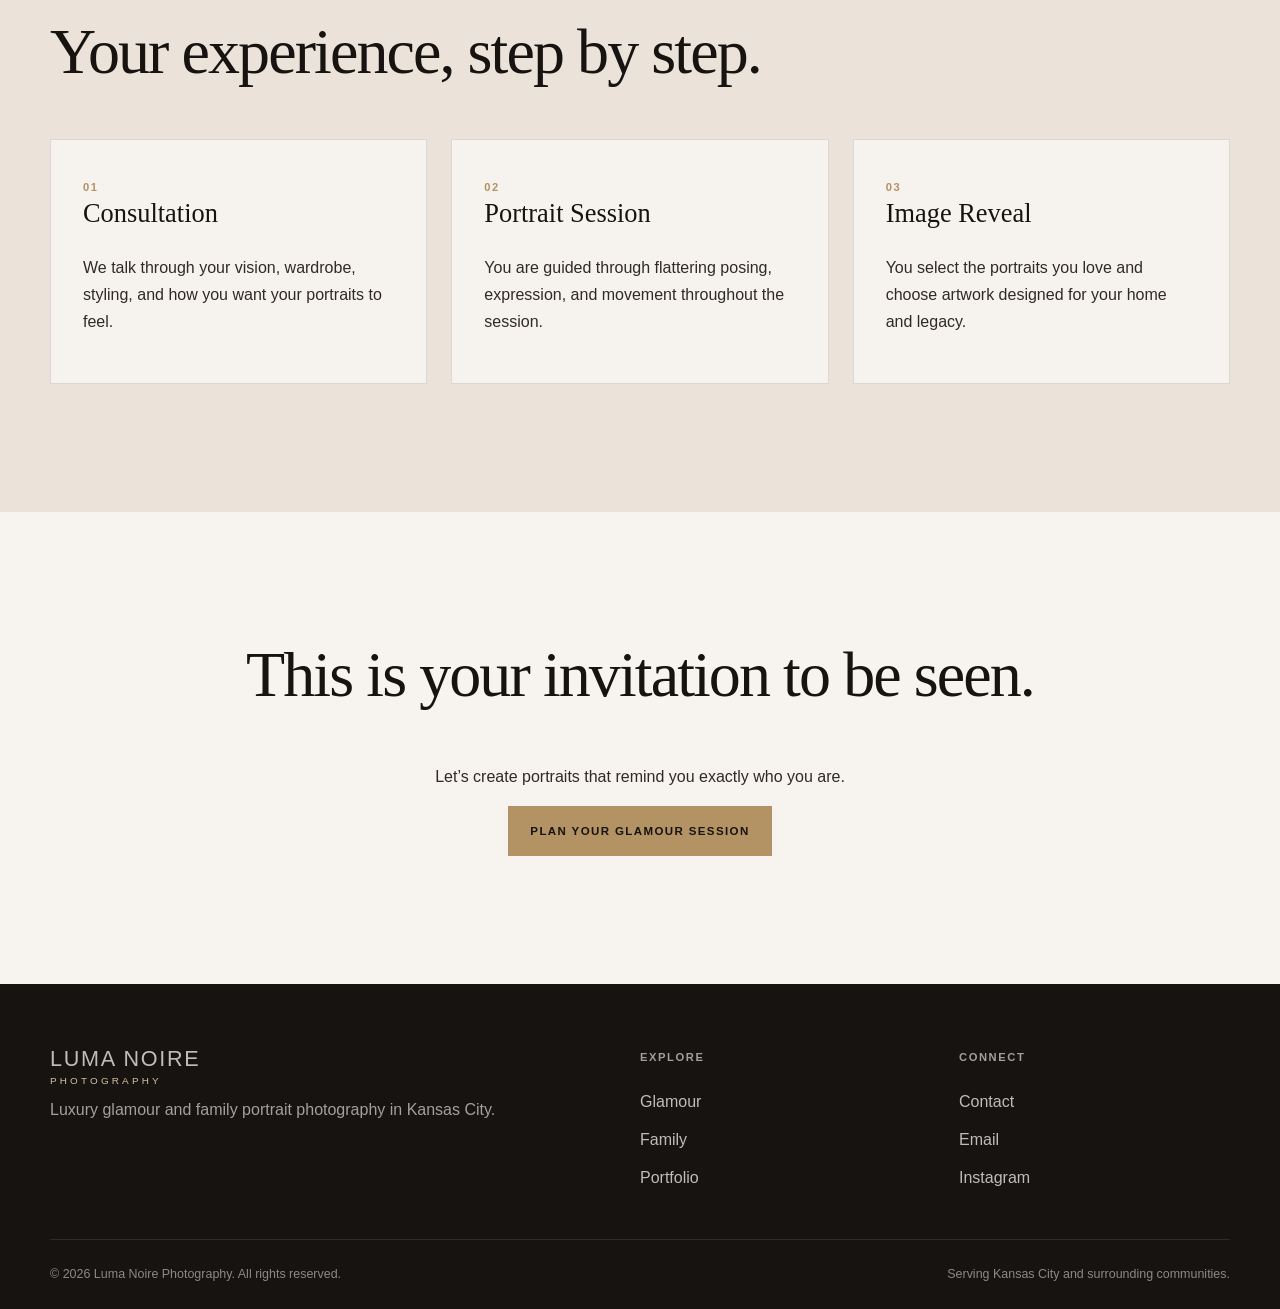
<file: glamour.html>
<!DOCTYPE html>
<html lang="en">
<head>
  <meta charset="utf-8">
  <meta name="viewport" content="width=device-width, initial-scale=1">
  <title>Glamour | Luma Noire Photography</title>
  <meta name="description" content="Guided luxury glamour portrait sessions in Kansas City celebrating confidence, beauty, and personal style.">
  <meta name="author" content="Luma Noire Photography">
  <meta name="theme-color" content="#11100f">
  <link rel="canonical" href="https://www.lumanoirephotography.com/glamour.html">
  <meta property="og:type" content="website">
  <meta property="og:title" content="Glamour | Luma Noire Photography">
  <meta property="og:description" content="Guided luxury glamour portrait sessions in Kansas City celebrating confidence, beauty, and personal style.">
  <meta property="og:url" content="https://www.lumanoirephotography.com/glamour.html">
  <meta property="og:image" content="images/branding/social-preview.jpg">
  <meta name="twitter:card" content="summary_large_image">
  <link rel="icon" href="assets/favicon.svg" type="image/svg+xml">
  <link rel="stylesheet" href="css/style.css">
  <script defer src="js/script.js"></script>
</head>
<body>
  <a class="skip-link" href="#main-content">Skip to content</a>
  <header class="site-header">
    <div class="container nav-wrap">
      <a class="brand" href="index.html" aria-label="Luma Noire Photography home">
        <span class="brand-main">Luma Noire</span>
        <span class="brand-sub">Photography</span>
      </a>
      <button class="menu-toggle" aria-expanded="false" aria-controls="site-nav">
        <span class="sr-only">Toggle navigation</span>
        <span></span><span></span><span></span>
      </button>
      <nav id="site-nav" class="site-nav" aria-label="Primary navigation">
        <ul><li><a href="index.html">Home</a></li>
<li><a href="glamour.html" class="active">Glamour</a></li>
<li><a href="family.html">Family</a></li>
<li><a href="portfolio.html">Portfolio</a></li>
<li><a href="about.html">About</a></li>
<li><a href="investment.html">Investment</a></li>
<li><a href="faq.html">FAQ</a></li>
<li><a href="contact.html">Contact</a></li></ul>
      </nav>
    </div>
  </header>
  <div id="main-content"><main>
  <section class="page-hero glamour-hero">
    <div class="hero-overlay"></div>
    <div class="container page-hero-content reveal">
      <p class="eyebrow">The Signature Experience</p>
      <h1>Glamour Portraits</h1>
      <p>Confident. Elegant. Unapologetically you.</p>
    </div>
  </section>

  <section class="section">
    <div class="container two-column content-grid">
      <div class="reveal">
        <p class="eyebrow">More Than a Photoshoot</p>
        <h2>A portrait experience built around confidence.</h2>
      </div>
      <div class="reveal">
        <p>Your session is carefully guided from beginning to end. We will plan your wardrobe, discuss the mood you want, and create portraits that feel polished without feeling unfamiliar.</p>
        <p>No modeling experience is needed. Every pose and expression is directed with care.</p>
      </div>
    </div>
  </section>

  <section class="section muted-section">
    <div class="container">
      <div class="section-heading reveal">
        <p class="eyebrow">What to Expect</p>
        <h2>Your experience, step by step.</h2>
      </div>
      <div class="cards three-column">
        <article class="info-card reveal"><span>01</span><h3>Consultation</h3><p>We talk through your vision, wardrobe, styling, and how you want your portraits to feel.</p></article>
        <article class="info-card reveal"><span>02</span><h3>Portrait Session</h3><p>You are guided through flattering posing, expression, and movement throughout the session.</p></article>
        <article class="info-card reveal"><span>03</span><h3>Image Reveal</h3><p>You select the portraits you love and choose artwork designed for your home and legacy.</p></article>
      </div>
    </div>
  </section>

  <section class="section">
    <div class="container center reveal">
      <h2>This is your invitation to be seen.</h2>
      <p class="section-copy">Let’s create portraits that remind you exactly who you are.</p>
      <a class="button" href="contact.html">Plan Your Glamour Session</a>
    </div>
  </section>
</main></div>
  <footer class="site-footer">
    <div class="container footer-grid">
      <div>
        <a class="brand footer-brand" href="index.html"><span class="brand-main">Luma Noire</span><span class="brand-sub">Photography</span></a>
        <p>Luxury glamour and family portrait photography in Kansas City.</p>
      </div>
      <div>
        <p class="footer-heading">Explore</p>
        <a href="glamour.html">Glamour</a>
        <a href="family.html">Family</a>
        <a href="portfolio.html">Portfolio</a>
      </div>
      <div>
        <p class="footer-heading">Connect</p>
        <a href="contact.html">Contact</a>
        <a href="mailto:hello@lumanoirephotography.com">Email</a>
        <a href="#" aria-label="Instagram placeholder link">Instagram</a>
      </div>
    </div>
    <div class="container footer-bottom">
      <p>&copy; <span id="year"></span> Luma Noire Photography. All rights reserved.</p>
      <p>Serving Kansas City and surrounding communities.</p>
    </div>
  </footer>
</body>
</html>
</file>
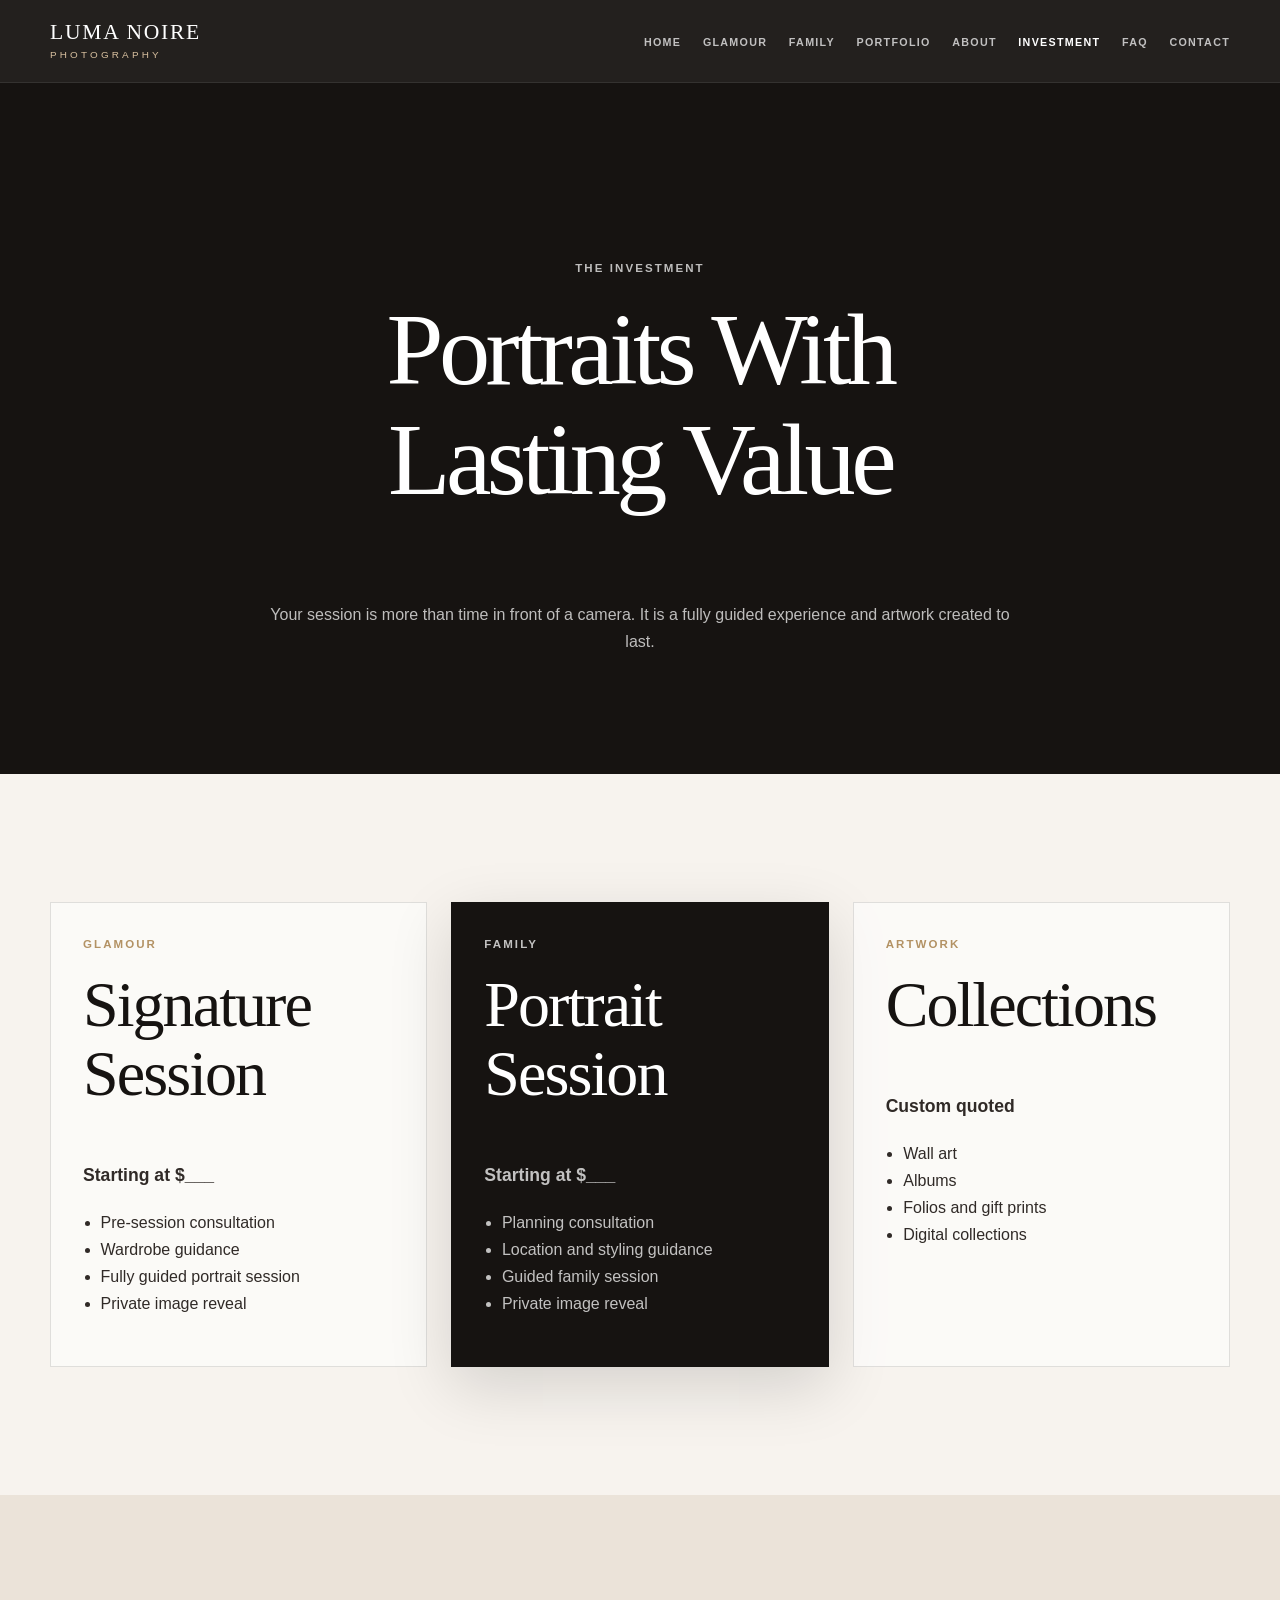
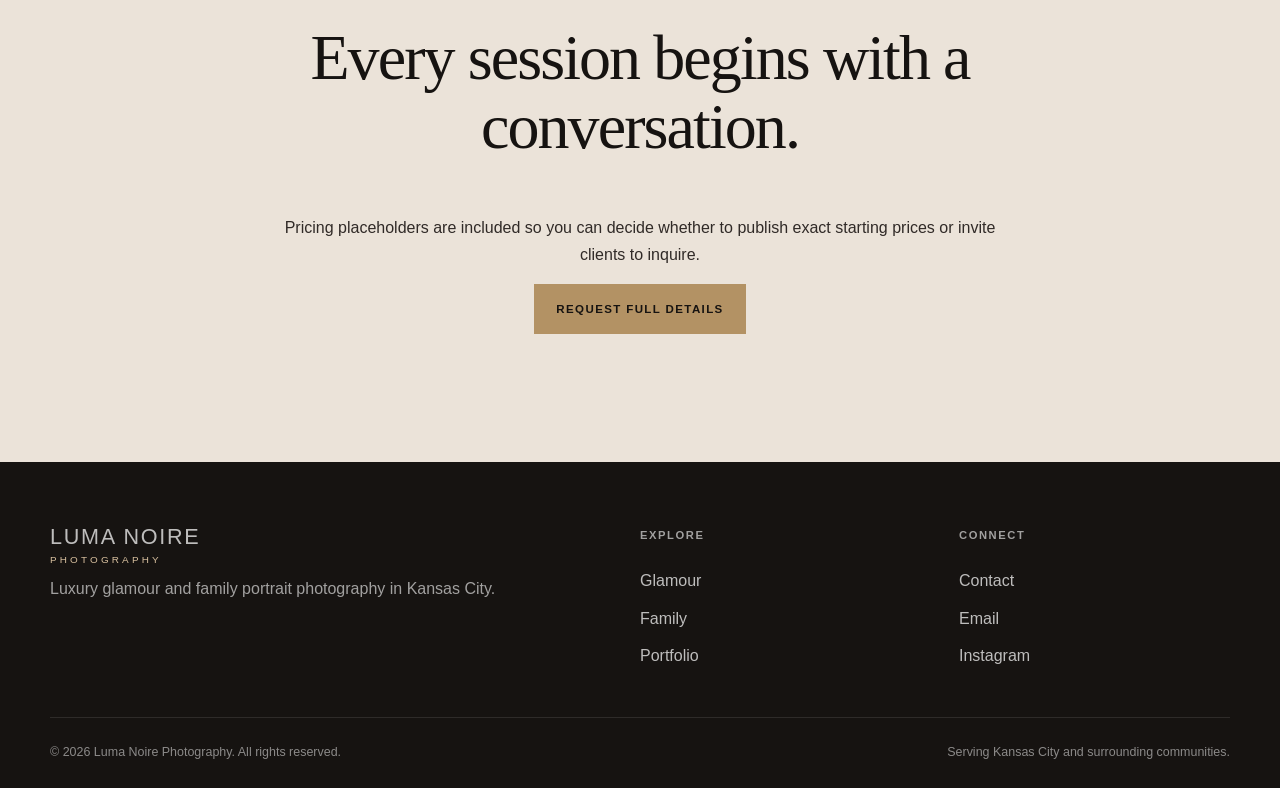
<file: investment.html>
<!DOCTYPE html>
<html lang="en">
<head>
  <meta charset="utf-8">
  <meta name="viewport" content="width=device-width, initial-scale=1">
  <title>Investment | Luma Noire Photography</title>
  <meta name="description" content="Learn about portrait session investment and custom artwork options at Luma Noire Photography.">
  <meta name="author" content="Luma Noire Photography">
  <meta name="theme-color" content="#11100f">
  <link rel="canonical" href="https://www.lumanoirephotography.com/investment.html">
  <meta property="og:type" content="website">
  <meta property="og:title" content="Investment | Luma Noire Photography">
  <meta property="og:description" content="Learn about portrait session investment and custom artwork options at Luma Noire Photography.">
  <meta property="og:url" content="https://www.lumanoirephotography.com/investment.html">
  <meta property="og:image" content="images/branding/social-preview.jpg">
  <meta name="twitter:card" content="summary_large_image">
  <link rel="icon" href="assets/favicon.svg" type="image/svg+xml">
  <link rel="stylesheet" href="css/style.css">
  <script defer src="js/script.js"></script>
</head>
<body>
  <a class="skip-link" href="#main-content">Skip to content</a>
  <header class="site-header">
    <div class="container nav-wrap">
      <a class="brand" href="index.html" aria-label="Luma Noire Photography home">
        <span class="brand-main">Luma Noire</span>
        <span class="brand-sub">Photography</span>
      </a>
      <button class="menu-toggle" aria-expanded="false" aria-controls="site-nav">
        <span class="sr-only">Toggle navigation</span>
        <span></span><span></span><span></span>
      </button>
      <nav id="site-nav" class="site-nav" aria-label="Primary navigation">
        <ul><li><a href="index.html">Home</a></li>
<li><a href="glamour.html">Glamour</a></li>
<li><a href="family.html">Family</a></li>
<li><a href="portfolio.html">Portfolio</a></li>
<li><a href="about.html">About</a></li>
<li><a href="investment.html" class="active">Investment</a></li>
<li><a href="faq.html">FAQ</a></li>
<li><a href="contact.html">Contact</a></li></ul>
      </nav>
    </div>
  </header>
  <div id="main-content"><main>
  <section class="simple-hero">
    <div class="container narrow center reveal">
      <p class="eyebrow">The Investment</p>
      <h1>Portraits With Lasting Value</h1>
      <p>Your session is more than time in front of a camera. It is a fully guided experience and artwork created to last.</p>
    </div>
  </section>

  <section class="section">
    <div class="container cards three-column">
      <article class="pricing-card reveal">
        <p class="eyebrow">Glamour</p><h2>Signature Session</h2>
        <p class="price">Starting at $___</p>
        <ul><li>Pre-session consultation</li><li>Wardrobe guidance</li><li>Fully guided portrait session</li><li>Private image reveal</li></ul>
      </article>
      <article class="pricing-card featured reveal">
        <p class="eyebrow">Family</p><h2>Portrait Session</h2>
        <p class="price">Starting at $___</p>
        <ul><li>Planning consultation</li><li>Location and styling guidance</li><li>Guided family session</li><li>Private image reveal</li></ul>
      </article>
      <article class="pricing-card reveal">
        <p class="eyebrow">Artwork</p><h2>Collections</h2>
        <p class="price">Custom quoted</p>
        <ul><li>Wall art</li><li>Albums</li><li>Folios and gift prints</li><li>Digital collections</li></ul>
      </article>
    </div>
  </section>

  <section class="section muted-section">
    <div class="container narrow center reveal">
      <h2>Every session begins with a conversation.</h2>
      <p>Pricing placeholders are included so you can decide whether to publish exact starting prices or invite clients to inquire.</p>
      <a class="button" href="contact.html">Request Full Details</a>
    </div>
  </section>
</main></div>
  <footer class="site-footer">
    <div class="container footer-grid">
      <div>
        <a class="brand footer-brand" href="index.html"><span class="brand-main">Luma Noire</span><span class="brand-sub">Photography</span></a>
        <p>Luxury glamour and family portrait photography in Kansas City.</p>
      </div>
      <div>
        <p class="footer-heading">Explore</p>
        <a href="glamour.html">Glamour</a>
        <a href="family.html">Family</a>
        <a href="portfolio.html">Portfolio</a>
      </div>
      <div>
        <p class="footer-heading">Connect</p>
        <a href="contact.html">Contact</a>
        <a href="mailto:hello@lumanoirephotography.com">Email</a>
        <a href="#" aria-label="Instagram placeholder link">Instagram</a>
      </div>
    </div>
    <div class="container footer-bottom">
      <p>&copy; <span id="year"></span> Luma Noire Photography. All rights reserved.</p>
      <p>Serving Kansas City and surrounding communities.</p>
    </div>
  </footer>
</body>
</html>
</file>
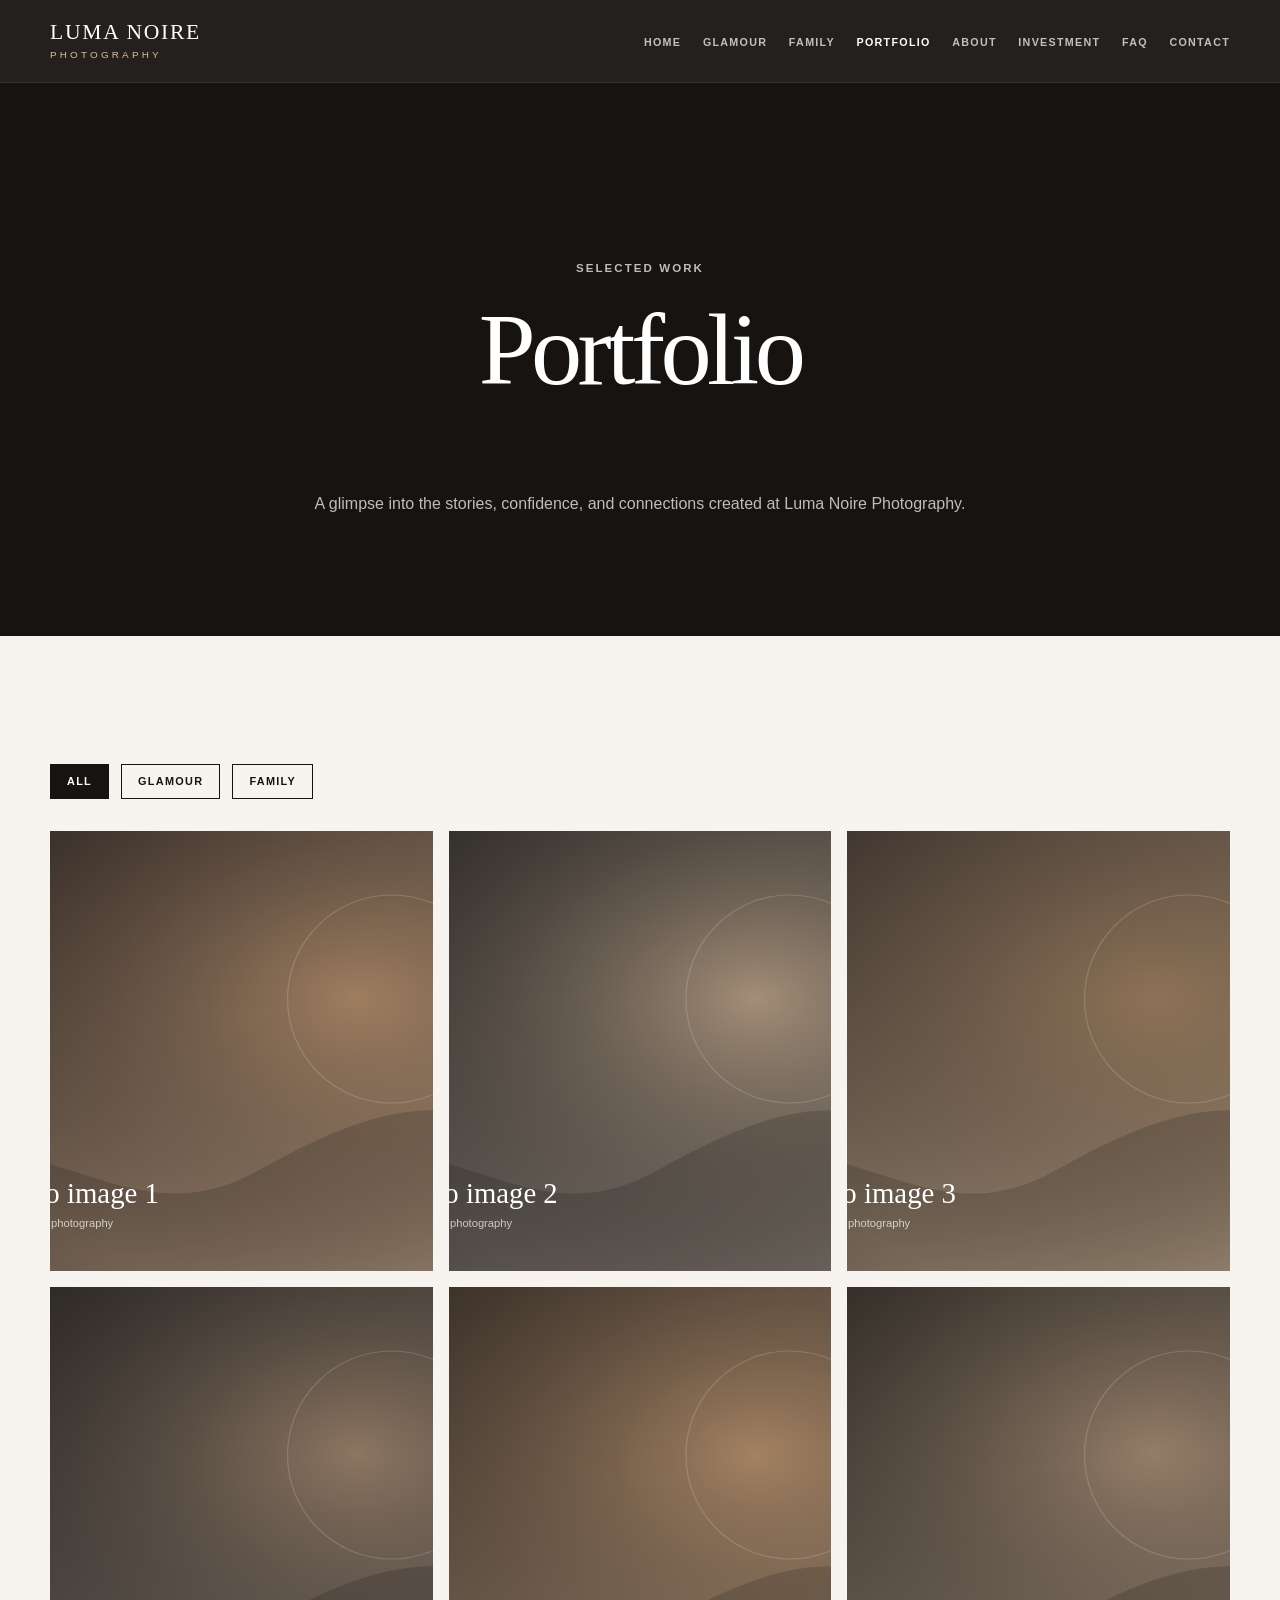
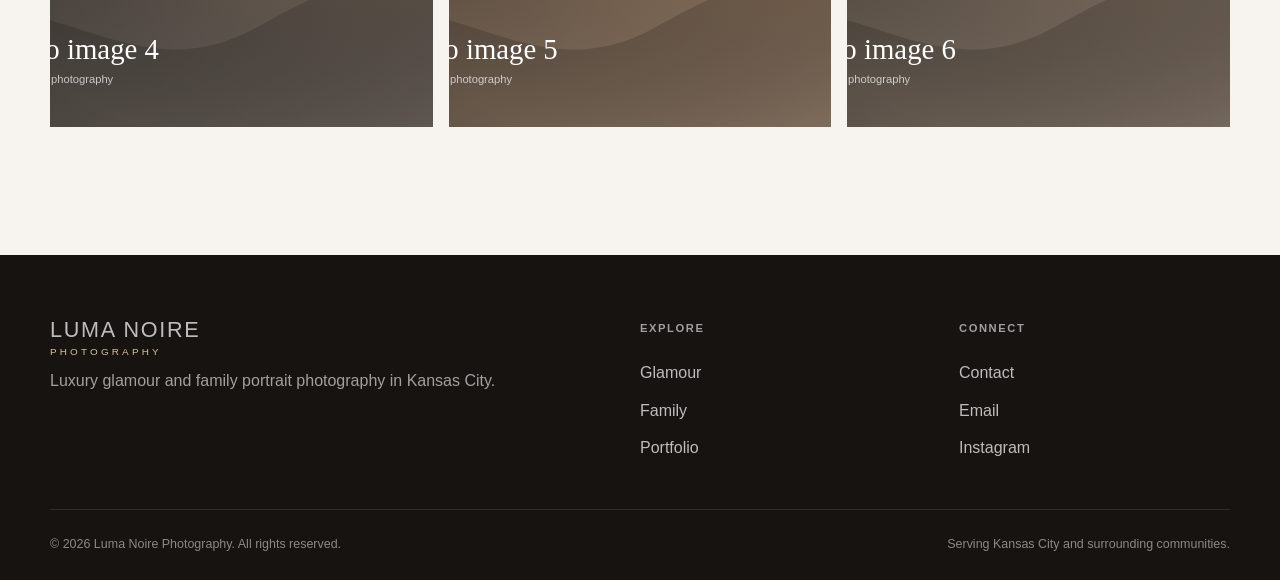
<file: portfolio.html>
<!DOCTYPE html>
<html lang="en">
<head>
  <meta charset="utf-8">
  <meta name="viewport" content="width=device-width, initial-scale=1">
  <title>Portfolio | Luma Noire Photography</title>
  <meta name="description" content="View selected glamour and family portrait photography by Luma Noire Photography.">
  <meta name="author" content="Luma Noire Photography">
  <meta name="theme-color" content="#11100f">
  <link rel="canonical" href="https://www.lumanoirephotography.com/portfolio.html">
  <meta property="og:type" content="website">
  <meta property="og:title" content="Portfolio | Luma Noire Photography">
  <meta property="og:description" content="View selected glamour and family portrait photography by Luma Noire Photography.">
  <meta property="og:url" content="https://www.lumanoirephotography.com/portfolio.html">
  <meta property="og:image" content="images/branding/social-preview.jpg">
  <meta name="twitter:card" content="summary_large_image">
  <link rel="icon" href="assets/favicon.svg" type="image/svg+xml">
  <link rel="stylesheet" href="css/style.css">
  <script defer src="js/script.js"></script>
</head>
<body>
  <a class="skip-link" href="#main-content">Skip to content</a>
  <header class="site-header">
    <div class="container nav-wrap">
      <a class="brand" href="index.html" aria-label="Luma Noire Photography home">
        <span class="brand-main">Luma Noire</span>
        <span class="brand-sub">Photography</span>
      </a>
      <button class="menu-toggle" aria-expanded="false" aria-controls="site-nav">
        <span class="sr-only">Toggle navigation</span>
        <span></span><span></span><span></span>
      </button>
      <nav id="site-nav" class="site-nav" aria-label="Primary navigation">
        <ul><li><a href="index.html">Home</a></li>
<li><a href="glamour.html">Glamour</a></li>
<li><a href="family.html">Family</a></li>
<li><a href="portfolio.html" class="active">Portfolio</a></li>
<li><a href="about.html">About</a></li>
<li><a href="investment.html">Investment</a></li>
<li><a href="faq.html">FAQ</a></li>
<li><a href="contact.html">Contact</a></li></ul>
      </nav>
    </div>
  </header>
  <div id="main-content"><main>
  <section class="simple-hero">
    <div class="container narrow center reveal">
      <p class="eyebrow">Selected Work</p>
      <h1>Portfolio</h1>
      <p>A glimpse into the stories, confidence, and connections created at Luma Noire Photography.</p>
    </div>
  </section>

  <section class="section portfolio-section">
    <div class="container">
      <div class="filter-row reveal" aria-label="Portfolio filters">
        <button class="filter-button active" data-filter="all">All</button>
        <button class="filter-button" data-filter="glamour">Glamour</button>
        <button class="filter-button" data-filter="family">Family</button>
      </div>
      <div class="portfolio-grid">
        <button class="portfolio-item placeholder-1 reveal" data-category="glamour" aria-label="Open glamour portrait 1"></button>
        <button class="portfolio-item placeholder-2 reveal" data-category="family" aria-label="Open family portrait 1"></button>
        <button class="portfolio-item placeholder-3 reveal" data-category="glamour" aria-label="Open glamour portrait 2"></button>
        <button class="portfolio-item placeholder-4 reveal" data-category="family" aria-label="Open family portrait 2"></button>
        <button class="portfolio-item placeholder-5 reveal" data-category="glamour" aria-label="Open glamour portrait 3"></button>
        <button class="portfolio-item placeholder-6 reveal" data-category="family" aria-label="Open family portrait 3"></button>
      </div>
    </div>
  </section>

  <div class="lightbox" aria-hidden="true">
    <button class="lightbox-close" aria-label="Close image">&times;</button>
    <div class="lightbox-image" role="img" aria-label="Expanded portfolio image"></div>
  </div>
</main></div>
  <footer class="site-footer">
    <div class="container footer-grid">
      <div>
        <a class="brand footer-brand" href="index.html"><span class="brand-main">Luma Noire</span><span class="brand-sub">Photography</span></a>
        <p>Luxury glamour and family portrait photography in Kansas City.</p>
      </div>
      <div>
        <p class="footer-heading">Explore</p>
        <a href="glamour.html">Glamour</a>
        <a href="family.html">Family</a>
        <a href="portfolio.html">Portfolio</a>
      </div>
      <div>
        <p class="footer-heading">Connect</p>
        <a href="contact.html">Contact</a>
        <a href="mailto:hello@lumanoirephotography.com">Email</a>
        <a href="#" aria-label="Instagram placeholder link">Instagram</a>
      </div>
    </div>
    <div class="container footer-bottom">
      <p>&copy; <span id="year"></span> Luma Noire Photography. All rights reserved.</p>
      <p>Serving Kansas City and surrounding communities.</p>
    </div>
  </footer>
</body>
</html>
</file>
<file: css/style.css>
:root {
  --ink: #161311;
  --ink-soft: #302a27;
  --paper: #f7f3ee;
  --paper-deep: #ebe3d9;
  --accent: #b39264;
  --accent-light: #d8c09f;
  --white: #fff;
  --shadow: 0 20px 60px rgba(0,0,0,.14);
  --radius: 2px;
  --max-width: 1180px;
}

*,
*::before,
*::after { box-sizing: border-box; }

html { scroll-behavior: smooth; }

body {
  margin: 0;
  color: var(--ink);
  background: var(--paper);
  font-family: Georgia, "Times New Roman", serif;
  line-height: 1.7;
}

img { max-width: 100%; display: block; }
a { color: inherit; }
button, input, select, textarea { font: inherit; }
button { cursor: pointer; }

.sr-only {
  position: absolute; width: 1px; height: 1px; padding: 0; margin: -1px;
  overflow: hidden; clip: rect(0,0,0,0); white-space: nowrap; border: 0;
}

.skip-link {
  position: fixed; left: 1rem; top: -100px; z-index: 9999;
  background: var(--white); color: var(--ink); padding: .75rem 1rem;
}
.skip-link:focus { top: 1rem; }

.container { width: min(calc(100% - 2rem), var(--max-width)); margin-inline: auto; }
.narrow { max-width: 760px; }
.center { text-align: center; }

h1, h2, h3, p { margin-top: 0; }
h1, h2, h3 { font-weight: 400; line-height: 1.08; }
h1 { font-size: clamp(3rem, 8vw, 7rem); letter-spacing: -.045em; }
h2 { font-size: clamp(2.1rem, 5vw, 4.2rem); letter-spacing: -.03em; }
h3 { font-size: 1.65rem; }
p { font-family: Arial, Helvetica, sans-serif; color: var(--ink-soft); }
.eyebrow {
  margin-bottom: 1rem; font-size: .72rem; font-weight: 700; letter-spacing: .18em;
  text-transform: uppercase; color: var(--accent);
}
.section { padding: clamp(5rem, 10vw, 9rem) 0; }
.section-copy { max-width: 620px; margin-inline: auto; }
.muted-section { background: var(--paper-deep); }

.button {
  display: inline-flex; align-items: center; justify-content: center;
  min-height: 50px; padding: .8rem 1.35rem; border: 1px solid var(--accent);
  background: var(--accent); color: var(--ink); text-decoration: none;
  text-transform: uppercase; letter-spacing: .12em; font: 700 .72rem Arial, sans-serif;
  transition: transform .2s ease, background .2s ease, color .2s ease;
}
.button:hover, .button:focus-visible { transform: translateY(-2px); background: transparent; color: var(--accent); }
.text-link {
  text-decoration: none; text-transform: uppercase; letter-spacing: .14em;
  font: 700 .72rem Arial, sans-serif; border-bottom: 1px solid currentColor; padding-bottom: .2rem;
}
.button-row { display: flex; align-items: center; gap: 1.25rem; flex-wrap: wrap; }

.site-header {
  position: sticky; top: 0; z-index: 1000;
  background: rgba(22,19,17,.94); color: var(--white);
  backdrop-filter: blur(12px); border-bottom: 1px solid rgba(255,255,255,.08);
}
.nav-wrap { min-height: 82px; display: flex; align-items: center; justify-content: space-between; gap: 2rem; }
.brand { display: inline-flex; flex-direction: column; text-decoration: none; line-height: 1; }
.brand-main { font-size: 1.35rem; letter-spacing: .08em; text-transform: uppercase; }
.brand-sub { margin-top: .35rem; font: .62rem Arial, sans-serif; letter-spacing: .32em; text-transform: uppercase; color: var(--accent-light); }
.site-nav ul { display: flex; gap: 1.35rem; margin: 0; padding: 0; list-style: none; }
.site-nav a { text-decoration: none; font: 700 .67rem Arial, sans-serif; letter-spacing: .12em; text-transform: uppercase; color: rgba(255,255,255,.72); }
.site-nav a:hover, .site-nav a.active, .site-nav a:focus-visible { color: var(--white); }
.menu-toggle { display: none; border: 0; background: transparent; padding: .5rem; }
.menu-toggle span:not(.sr-only) { display: block; width: 26px; height: 1px; margin: 6px 0; background: var(--white); }

.hero, .page-hero {
  position: relative; display: grid; min-height: calc(100vh - 82px);
  color: var(--white); background-size: cover; background-position: center;
}
.hero-home { background-image: linear-gradient(90deg, rgba(0,0,0,.6), rgba(0,0,0,.1)), url("../images/placeholders/hero-home.svg"); }
.glamour-hero { background-image: linear-gradient(90deg, rgba(0,0,0,.65), rgba(0,0,0,.15)), url("../images/placeholders/hero-glamour.svg"); }
.family-hero { background-image: linear-gradient(90deg, rgba(0,0,0,.58), rgba(0,0,0,.12)), url("../images/placeholders/hero-family.svg"); }
.about-hero { background-image: linear-gradient(90deg, rgba(0,0,0,.62), rgba(0,0,0,.12)), url("../images/placeholders/hero-about.svg"); }
.hero-overlay { position: absolute; inset: 0; background: linear-gradient(180deg, transparent 55%, rgba(0,0,0,.35)); }
.hero-content, .page-hero-content { position: relative; z-index: 1; align-self: center; max-width: 780px; padding-block: 5rem; }
.hero h1, .page-hero h1 { margin-bottom: 1.25rem; }
.hero-copy, .page-hero p { max-width: 620px; color: rgba(255,255,255,.82); font-size: 1.15rem; }
.simple-hero { padding: clamp(7rem, 14vw, 11rem) 0 clamp(4rem, 8vw, 7rem); background: var(--ink); color: var(--white); }
.simple-hero p { color: rgba(255,255,255,.72); }

.two-column { display: grid; grid-template-columns: repeat(2, minmax(0, 1fr)); gap: clamp(2rem, 6vw, 6rem); }
.content-grid { align-items: start; }
.split-feature { padding-top: 0; }
.feature-card {
  min-height: 620px; padding: clamp(2rem, 5vw, 4rem); display: flex; align-items: flex-end;
  text-decoration: none; color: var(--white); background-size: cover; background-position: center;
  position: relative; overflow: hidden;
}
.feature-card::before { content: ""; position: absolute; inset: 0; background: linear-gradient(180deg, transparent 25%, rgba(0,0,0,.82)); }
.feature-card-content { position: relative; z-index: 1; max-width: 480px; }
.feature-card p { color: rgba(255,255,255,.78); }
.feature-glamour { background-image: url("../images/placeholders/card-glamour.svg"); }
.feature-family { background-image: url("../images/placeholders/card-family.svg"); }
.quote-section { background: var(--ink); color: var(--white); }
blockquote { margin: 0; font-size: clamp(2rem, 5vw, 4.5rem); line-height: 1.25; }

.cards { display: grid; gap: 1.5rem; }
.three-column { grid-template-columns: repeat(3, minmax(0, 1fr)); }
.section-heading { margin-bottom: 3rem; max-width: 740px; }
.info-card, .pricing-card { padding: 2rem; background: rgba(255,255,255,.58); border: 1px solid rgba(22,19,17,.12); }
.info-card span { font: 700 .7rem Arial, sans-serif; letter-spacing: .14em; color: var(--accent); }
.pricing-card ul { padding-left: 1.1rem; font-family: Arial, sans-serif; color: var(--ink-soft); }
.pricing-card.featured { background: var(--ink); color: var(--white); transform: translateY(-1rem); box-shadow: var(--shadow); }
.pricing-card.featured p, .pricing-card.featured li { color: rgba(255,255,255,.74); }
.price { font-size: 1.1rem; font-weight: 700; }

.about-grid { align-items: center; }
.portrait-placeholder {
  min-height: 680px; background: url("../images/placeholders/about-portrait.svg") center/cover no-repeat;
  box-shadow: var(--shadow);
}

.filter-row { display: flex; gap: .75rem; flex-wrap: wrap; margin-bottom: 2rem; }
.filter-button {
  border: 1px solid var(--ink); background: transparent; color: var(--ink);
  padding: .65rem 1rem; text-transform: uppercase; letter-spacing: .12em; font: 700 .68rem Arial, sans-serif;
}
.filter-button.active, .filter-button:hover { background: var(--ink); color: var(--white); }
.portfolio-grid { display: grid; grid-template-columns: repeat(3, 1fr); gap: 1rem; }
.portfolio-item { min-height: 440px; border: 0; background-size: cover; background-position: center; transition: transform .25s ease, opacity .25s ease; }
.portfolio-item:hover { transform: scale(.99); }
.portfolio-item.hidden { display: none; }
.placeholder-1 { background-image: url("../images/placeholders/gallery-1.svg"); }
.placeholder-2 { background-image: url("../images/placeholders/gallery-2.svg"); }
.placeholder-3 { background-image: url("../images/placeholders/gallery-3.svg"); }
.placeholder-4 { background-image: url("../images/placeholders/gallery-4.svg"); }
.placeholder-5 { background-image: url("../images/placeholders/gallery-5.svg"); }
.placeholder-6 { background-image: url("../images/placeholders/gallery-6.svg"); }
.lightbox { position: fixed; inset: 0; z-index: 3000; display: none; place-items: center; padding: 2rem; background: rgba(0,0,0,.92); }
.lightbox.open { display: grid; }
.lightbox-image { width: min(900px, 90vw); height: min(80vh, 900px); background-size: contain; background-position: center; background-repeat: no-repeat; }
.lightbox-close { position: absolute; right: 1.5rem; top: 1rem; border: 0; background: transparent; color: white; font-size: 3rem; }

.faq-list { display: grid; gap: 1rem; }
.faq-item { padding: 1.2rem 1.4rem; border: 1px solid rgba(22,19,17,.15); background: rgba(255,255,255,.5); }
.faq-item summary { cursor: pointer; font-size: 1.25rem; }
.faq-item p { margin: 1rem 0 0; }

.contact-grid { align-items: start; }
.contact-details { margin-top: 2.5rem; }
.contact-form { display: grid; gap: .75rem; padding: clamp(1.5rem, 4vw, 3rem); background: var(--paper-deep); }
.contact-form label { margin-top: .5rem; font: 700 .72rem Arial, sans-serif; text-transform: uppercase; letter-spacing: .1em; }
.contact-form input, .contact-form select, .contact-form textarea {
  width: 100%; border: 1px solid rgba(22,19,17,.25); background: var(--white); padding: .9rem 1rem;
}
.contact-form textarea { resize: vertical; }
.form-note { margin: .5rem 0 0; font-size: .78rem; }

.site-footer { background: var(--ink); color: var(--white); padding: 4rem 0 1.5rem; }
.footer-grid { display: grid; grid-template-columns: 2fr 1fr 1fr; gap: 3rem; }
.footer-grid > div { display: flex; flex-direction: column; gap: .65rem; align-items: flex-start; }
.footer-grid a { color: rgba(255,255,255,.72); text-decoration: none; font-family: Arial, sans-serif; }
.footer-grid p { color: rgba(255,255,255,.6); }
.footer-heading { text-transform: uppercase; letter-spacing: .14em; font-size: .7rem; font-weight: 700; }
.footer-bottom { margin-top: 3rem; padding-top: 1.5rem; border-top: 1px solid rgba(255,255,255,.1); display: flex; justify-content: space-between; gap: 1rem; }
.footer-bottom p { margin: 0; font-size: .78rem; color: rgba(255,255,255,.5); }
.error-page { min-height: 72vh; display: grid; align-items: center; }

.reveal { opacity: 0; transform: translateY(20px); transition: opacity .7s ease, transform .7s ease; }
.reveal.visible { opacity: 1; transform: none; }

@media (max-width: 900px) {
  .menu-toggle { display: block; }
  .site-nav {
    position: absolute; left: 0; right: 0; top: 100%; display: none;
    background: var(--ink); padding: 1rem;
  }
  .site-nav.open { display: block; }
  .site-nav ul { flex-direction: column; gap: 0; }
  .site-nav a { display: block; padding: .9rem .25rem; }
  .two-column, .three-column, .footer-grid { grid-template-columns: 1fr; }
  .feature-card { min-height: 520px; }
  .pricing-card.featured { transform: none; }
  .portfolio-grid { grid-template-columns: repeat(2, 1fr); }
  .portrait-placeholder { min-height: 520px; }
}

@media (max-width: 620px) {
  h1 { font-size: clamp(2.8rem, 16vw, 4.7rem); }
  .section { padding: 4.5rem 0; }
  .hero, .page-hero { min-height: 78vh; }
  .portfolio-grid { grid-template-columns: 1fr; }
  .portfolio-item { min-height: 420px; }
  .footer-bottom { flex-direction: column; }
}
</file>
